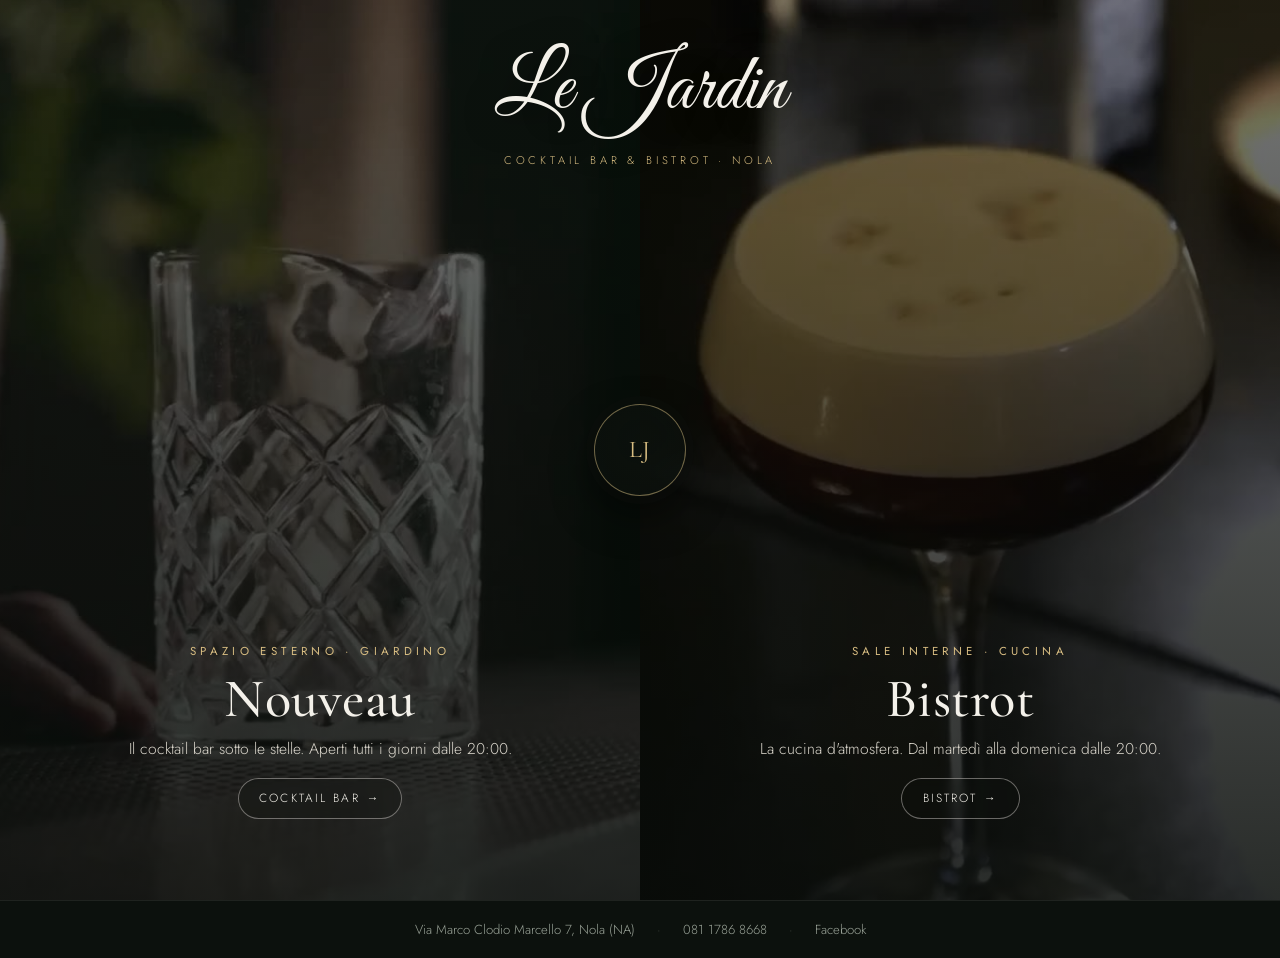
<file: index.html>
<!DOCTYPE html>
<html lang="it">
<head>
  <meta charset="UTF-8" />
  <meta name="viewport" content="width=device-width, initial-scale=1, viewport-fit=cover" />
  <meta name="theme-color" content="#0c110d" />

  <title>Le Jardin — Cocktail Bar & Bistrot · Nola (NA)</title>
  <meta name="description" content="Le Jardin, Nola (NA): una location, due anime. Nouveau, il cocktail bar nel giardino, e il Bistrot, la cucina d'atmosfera. Scegli dove entrare." />
  <link rel="canonical" href="https://scintillaanselmo0-cell.github.io/le-jardin-nola/" />

  <!-- Favicon -->
  <link rel="icon" href="favicon.ico" sizes="any" />
  <link rel="icon" type="image/png" href="assets/img/icon-512.png" />
  <link rel="apple-touch-icon" href="assets/img/apple-touch-icon.png" />

  <!-- Open Graph / Twitter -->
  <meta property="og:type" content="website" />
  <meta property="og:site_name" content="Le Jardin" />
  <meta property="og:title" content="Le Jardin — Cocktail Bar & Bistrot" />
  <meta property="og:description" content="Una location, due anime. Nouveau cocktail bar nel giardino e il Bistrot. Nola (NA)." />
  <meta property="og:image" content="assets/img/og-home.jpg" />
  <meta property="og:locale" content="it_IT" />
  <meta name="twitter:card" content="summary_large_image" />
  <meta name="twitter:title" content="Le Jardin — Cocktail Bar & Bistrot" />
  <meta name="twitter:description" content="Una location, due anime. Nola (NA)." />
  <meta name="twitter:image" content="assets/img/og-home.jpg" />

  <!-- Fonts -->
  <!-- Font self-hosted (nessuna dipendenza esterna) -->
  <link rel="preload" href="assets/fonts/great-vibes-400.woff2" as="font" type="font/woff2" crossorigin />
  <link rel="preload" href="assets/fonts/cormorant-600.woff2" as="font" type="font/woff2" crossorigin />
  <link rel="stylesheet" href="fonts.css" />

  <link rel="stylesheet" href="style.css" />

  <!-- JSON-LD: organizzazione madre -->
  <script type="application/ld+json">
  {
    "@context": "https://schema.org",
    "@type": "FoodEstablishment",
    "name": "Le Jardin",
    "description": "Cocktail Bar (Nouveau) e Bistrot a Nola (NA).",
    "url": "https://scintillaanselmo0-cell.github.io/le-jardin-nola/",
    "image": "https://scintillaanselmo0-cell.github.io/le-jardin-nola/assets/img/og-home.jpg",
    "telephone": "+3908117868668",
    "address": {
      "@type": "PostalAddress",
      "streetAddress": "Via Marco Clodio Marcello 7",
      "addressLocality": "Nola",
      "addressRegion": "NA",
      "postalCode": "80035",
      "addressCountry": "IT"
    },
    "sameAs": [
      "https://www.facebook.com/p/Le-jardin-Nouveau-61557852314824/",
      "https://www.instagram.com/lejardindenouveau/",
      "https://www.instagram.com/lejardin_bistrot/"
    ]
  }
  </script>
</head>

<body class="page-splash" data-page="splash">
  <main class="splash">
    <!-- Brand centrale -->
    <div class="splash__brand">
      <div class="script">Le Jardin</div>
      <div class="tagline">Cocktail Bar &amp; Bistrot · Nola</div>
    </div>

    <!-- Chooser split-screen -->
    <div class="chooser">
      <!-- NOUVEAU -->
      <a class="half half--nouveau" href="nouveau.html" aria-label="Entra nel Cocktail Bar Nouveau">
        <div class="half__media">
          <video autoplay muted loop playsinline preload="metadata"
                 poster="assets/poster/nouveau-hero.jpg">
            <source src="assets/video/nouveau-hero.mp4" type="video/mp4" />
          </video>
        </div>
        <div class="half__scrim"></div>
        <div class="half__inner">
          <p class="kicker half__kicker">Spazio esterno · Giardino</p>
          <h2 class="half__title">Nouveau</h2>
          <p class="half__desc">Il cocktail bar sotto le stelle. Aperti tutti i giorni dalle 20:00.</p>
          <span class="half__cta">Cocktail Bar</span>
        </div>
      </a>

      <!-- BISTROT -->
      <a class="half half--bistrot" href="bistrot.html" aria-label="Entra nel Bistrot">
        <div class="half__media">
          <video autoplay muted loop playsinline preload="metadata"
                 poster="assets/poster/bistrot-hero.jpg">
            <source src="assets/video/bistrot-hero.mp4" type="video/mp4" />
          </video>
        </div>
        <div class="half__scrim"></div>
        <div class="half__inner">
          <p class="kicker half__kicker">Sale interne · Cucina</p>
          <h2 class="half__title">Bistrot</h2>
          <p class="half__desc">La cucina d'atmosfera. Dal martedì alla domenica dalle 20:00.</p>
          <span class="half__cta">Bistrot</span>
        </div>
      </a>

      <!-- Cerniera con logo -->
      <div class="chooser__hinge" aria-hidden="true"><span class="lj">LJ</span></div>
    </div>

    <!-- Footer minimale -->
    <footer class="splash__foot" id="splashFoot"></footer>
  </main>

  <script src="data.js"></script>
  <script src="script.js"></script>
</body>
</html>
</file>
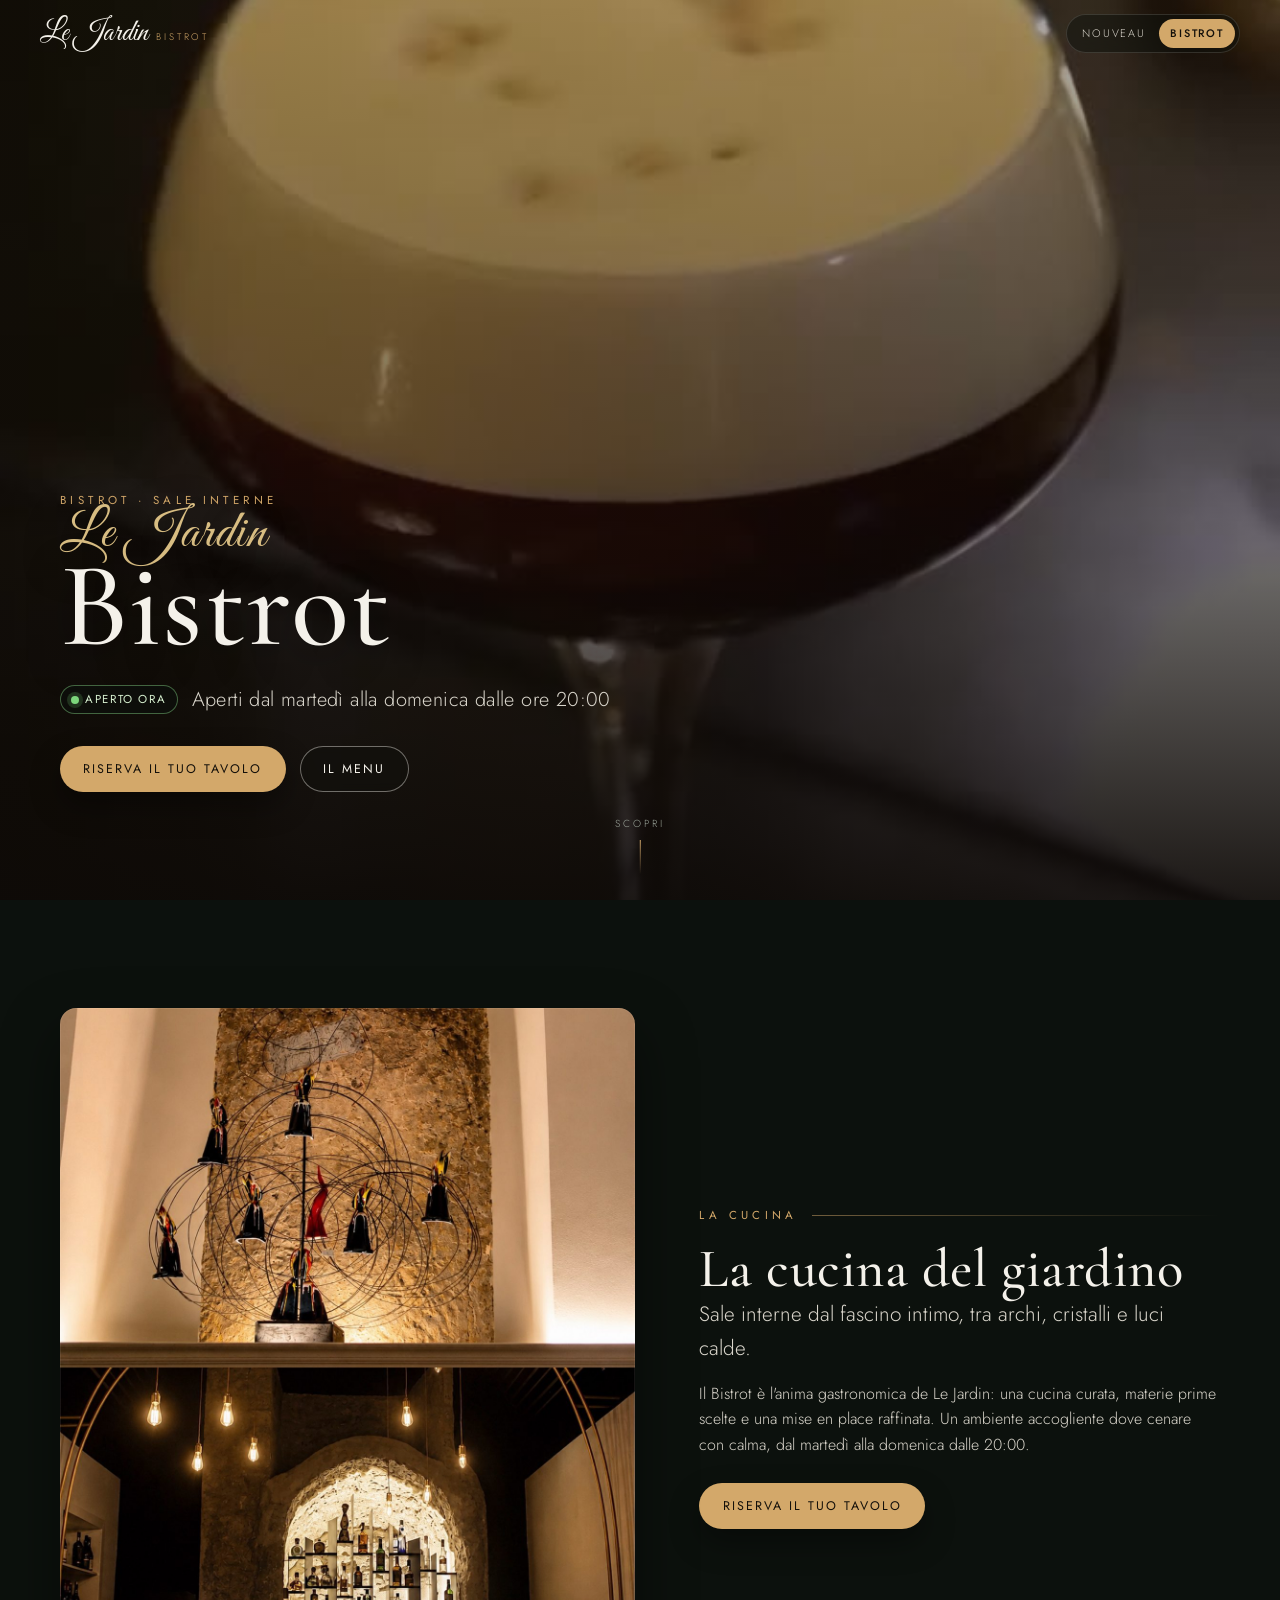
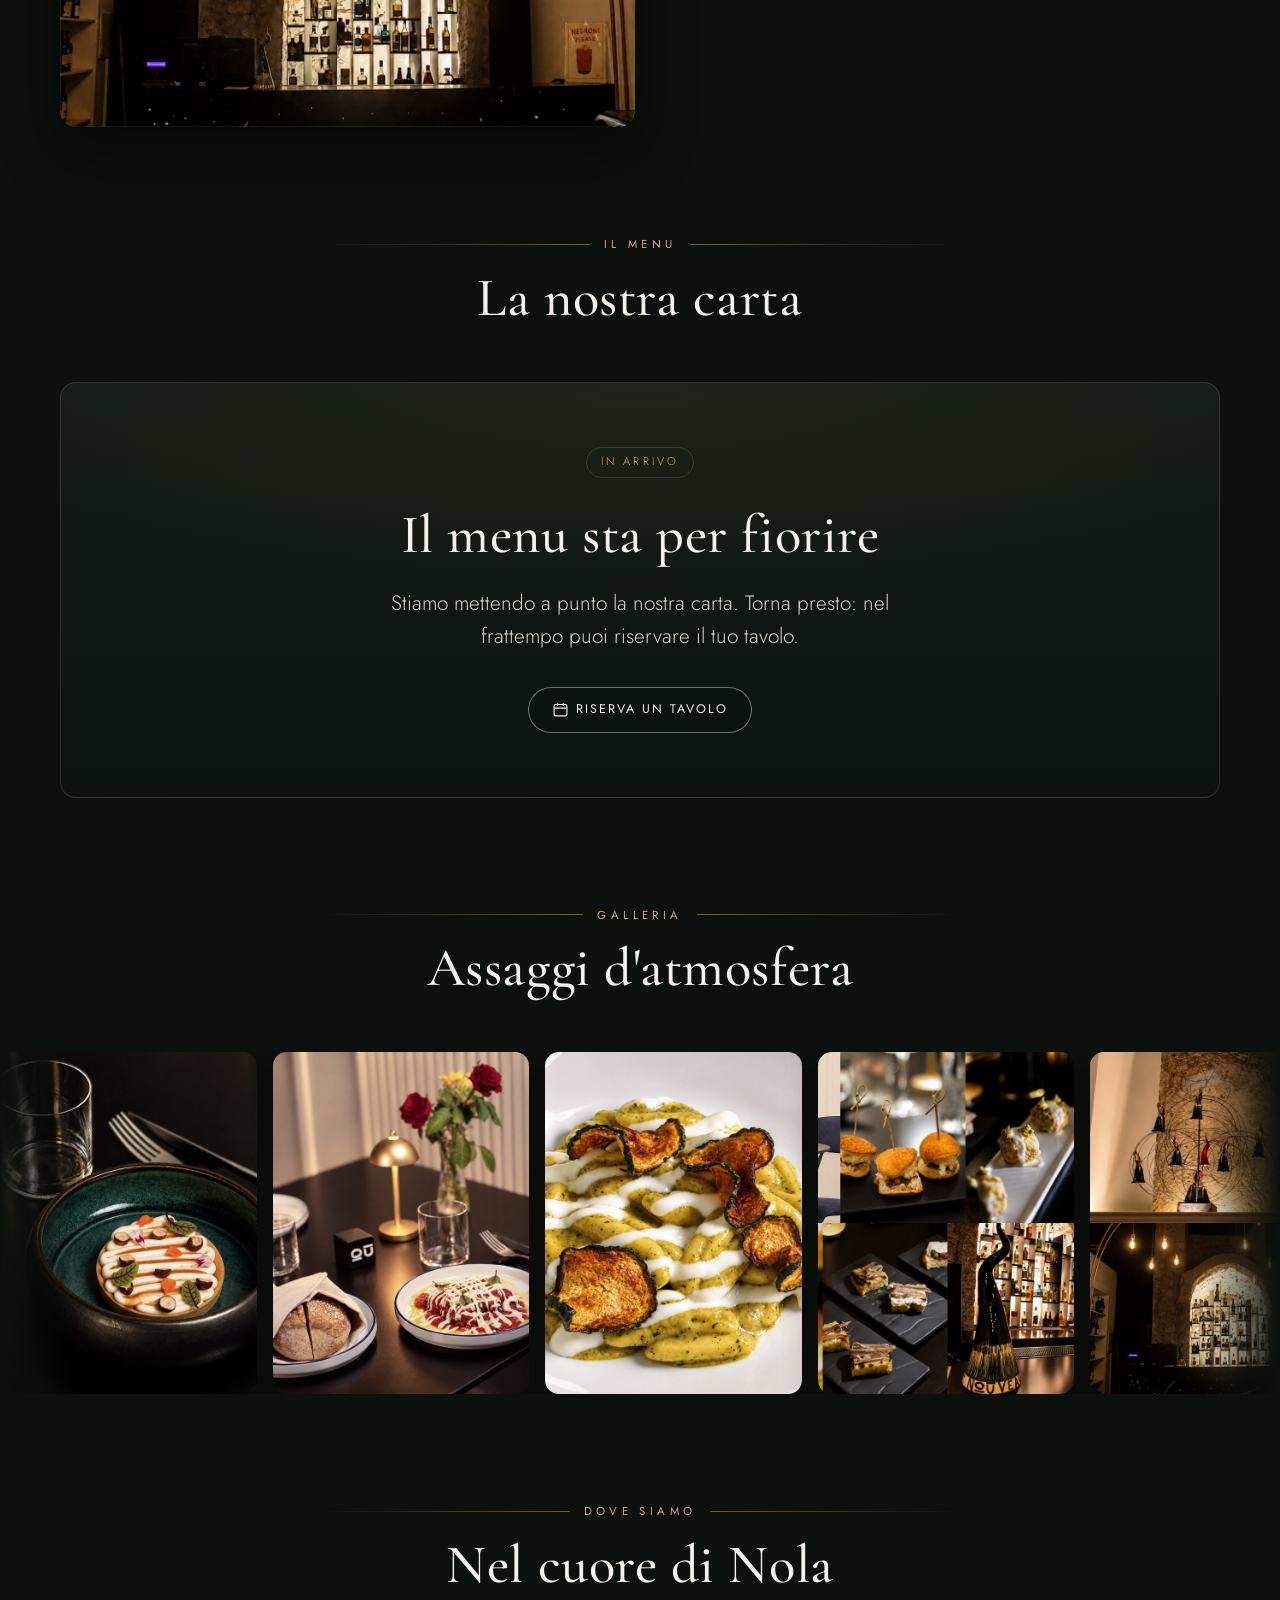
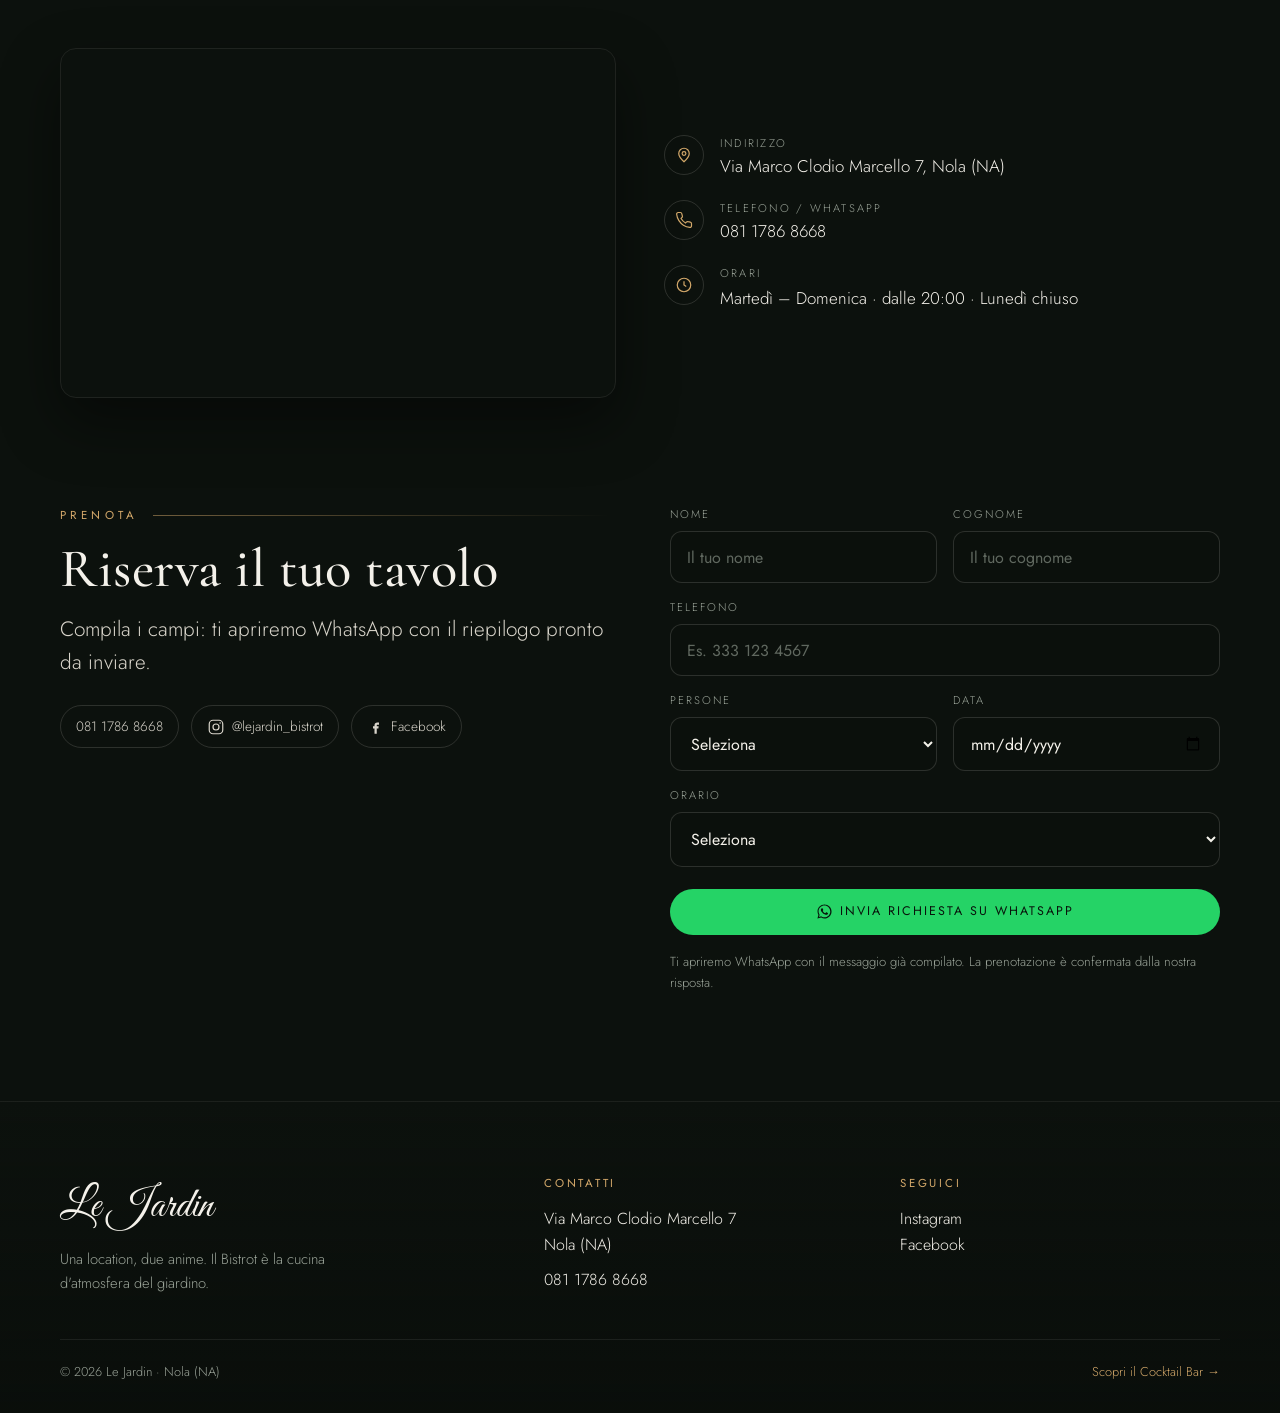
<file: bistrot.html>
<!DOCTYPE html>
<html lang="it">
<head>
  <meta charset="UTF-8" />
  <meta name="viewport" content="width=device-width, initial-scale=1, viewport-fit=cover" />
  <meta name="theme-color" content="#0c110d" />

  <title>Le Jardin — Bistrot · Cucina d'atmosfera · Nola (NA)</title>
  <meta name="description" content="Il Bistrot de Le Jardin a Nola (NA): cucina curata in sale interne dal fascino intimo. Aperti dal martedì alla domenica dalle 20:00. Riserva il tuo tavolo." />
  <link rel="canonical" href="https://scintillaanselmo0-cell.github.io/le-jardin-nola/bistrot.html" />

  <link rel="icon" href="favicon.ico" sizes="any" />
  <link rel="icon" type="image/png" href="assets/img/icon-512.png" />
  <link rel="apple-touch-icon" href="assets/img/apple-touch-icon.png" />

  <meta property="og:type" content="website" />
  <meta property="og:site_name" content="Le Jardin" />
  <meta property="og:title" content="Le Jardin — Bistrot · Cucina" />
  <meta property="og:description" content="Cucina d'atmosfera. Dal martedì alla domenica dalle 20:00. Nola (NA)." />
  <meta property="og:image" content="assets/img/og-bistrot.jpg" />
  <meta property="og:locale" content="it_IT" />
  <meta name="twitter:card" content="summary_large_image" />
  <meta name="twitter:title" content="Le Jardin — Bistrot" />
  <meta name="twitter:description" content="Cucina d'atmosfera. Nola (NA)." />
  <meta name="twitter:image" content="assets/img/og-bistrot.jpg" />

  <!-- Font self-hosted (nessuna dipendenza esterna) -->
  <link rel="preload" href="assets/fonts/great-vibes-400.woff2" as="font" type="font/woff2" crossorigin />
  <link rel="preload" href="assets/fonts/cormorant-600.woff2" as="font" type="font/woff2" crossorigin />
  <link rel="stylesheet" href="fonts.css" />

  <link rel="stylesheet" href="style.css" />

  <!-- JSON-LD: Restaurant -->
  <script type="application/ld+json">
  {
    "@context": "https://schema.org",
    "@type": "Restaurant",
    "name": "Le Jardin — Bistrot",
    "description": "Bistrot e cucina d'atmosfera de Le Jardin, Nola (NA).",
    "url": "https://scintillaanselmo0-cell.github.io/le-jardin-nola/bistrot.html",
    "image": "https://scintillaanselmo0-cell.github.io/le-jardin-nola/assets/img/og-bistrot.jpg",
    "servesCuisine": "Italiana",
    "acceptsReservations": "True",
    "telephone": "+3908117868668",
    "address": {
      "@type": "PostalAddress",
      "streetAddress": "Via Marco Clodio Marcello 7",
      "addressLocality": "Nola",
      "addressRegion": "NA",
      "postalCode": "80035",
      "addressCountry": "IT"
    },
    "openingHoursSpecification": [{
      "@type": "OpeningHoursSpecification",
      "dayOfWeek": ["Tuesday","Wednesday","Thursday","Friday","Saturday","Sunday"],
      "opens": "20:00", "closes": "00:30"
    }],
    "sameAs": [
      "https://www.instagram.com/lejardin_bistrot/",
      "https://www.facebook.com/nouveauelementididesign/"
    ]
  }
  </script>
</head>

<body class="theme-bistrot" data-page="bistrot">

  <!-- ============ HEADER + SWITCH ============ -->
  <header class="site-header">
    <a class="site-header__brand" href="index.html" aria-label="Le Jardin — home">
      <span class="script">Le Jardin</span>
      <span class="sub">Bistrot</span>
    </a>
    <nav class="switch" aria-label="Cambia esperienza">
      <a href="nouveau.html">Nouveau</a>
      <a href="bistrot.html" class="active" aria-current="page">Bistrot</a>
    </nav>
  </header>

  <!-- ============ HERO ============ -->
  <section class="hero">
    <div class="hero__media">
      <video autoplay muted loop playsinline preload="metadata" poster="assets/poster/bistrot-hero.jpg">
        <source src="assets/video/bistrot-hero.mp4" type="video/mp4" />
      </video>
    </div>
    <div class="hero__overlay"></div>
    <div class="hero__inner">
      <p class="kicker" data-reveal>Bistrot · Sale interne</p>
      <h1 class="hero__title" data-reveal data-delay="1"><span class="script">Le Jardin</span>Bistrot</h1>
      <p class="hero__claim" data-reveal data-delay="2">
        <span class="badge" id="statusBadge"><span class="dot"></span>—</span>
        Aperti dal martedì alla domenica dalle ore 20:00
      </p>
      <div class="hero__actions" data-reveal data-delay="3">
        <a class="btn btn--primary" href="#prenota">Riserva il tuo tavolo</a>
        <a class="btn btn--ghost" href="#menu">Il menu</a>
      </div>
    </div>
    <div class="scroll-cue" aria-hidden="true">Scopri<span></span></div>
  </section>

  <!-- ============ CONCEPT CUCINA ============ -->
  <section class="section" id="concept">
    <div class="wrap">
      <div class="split">
        <div class="split__media" data-reveal>
          <img loading="lazy" width="1200" height="1600" src="assets/img/bistrot-interior.jpg" alt="Interno del bistrot con lampadario e arco di bottiglie" />
        </div>
        <div class="split__body" data-reveal data-delay="1">
          <p class="divider-leaf kicker">La cucina</p>
          <h2 class="section__title">La cucina del giardino</h2>
          <p class="lead">Sale interne dal fascino intimo, tra archi, cristalli e luci calde.</p>
          <p class="body-text">Il Bistrot è l'anima gastronomica de Le Jardin: una cucina curata, materie prime scelte e una mise en place raffinata. Un ambiente accogliente dove cenare con calma, dal martedì alla domenica dalle 20:00.</p>
          <div class="hero__actions" style="margin-top:1.6em">
            <a class="btn btn--primary" href="#prenota">Riserva il tuo tavolo</a>
          </div>
        </div>
      </div>
    </div>
  </section>

  <!-- ============ MENU (in arrivo, struttura pronta in data.js) ============ -->
  <section class="section" id="menu" style="padding-top:0">
    <div class="wrap">
      <div class="section__head center" data-reveal>
        <p class="divider-leaf kicker center">Il menu</p>
        <h2 class="section__title">La nostra carta</h2>
      </div>
      <div id="menuHost"><!-- render da script.js: "in arrivo" o categorie da data.js --></div>
    </div>
  </section>

  <!-- ============ GALLERIA ============ -->
  <section class="section" id="galleria" style="padding-top:0">
    <div class="wrap">
      <div class="section__head center" data-reveal>
        <p class="divider-leaf kicker center">Galleria</p>
        <h2 class="section__title">Assaggi d'atmosfera</h2>
      </div>
    </div>
    <div class="marquee" data-marquee aria-hidden="true">
      <div class="marquee__track">
        <img src="assets/img/bistrot-food-2.jpg" alt="Piatto gourmet impiattato su fondo scuro" />
        <img src="assets/img/bistrot-table.jpg" alt="Tavolo apparecchiato con fiori e lume" />
        <img src="assets/img/bistrot-food-3.jpg" alt="Primo piatto con zucchine e crema" />
        <img src="assets/img/bistrot-food-1.jpg" alt="Selezione di finger food e antipasti" />
        <img src="assets/img/bistrot-interior.jpg" alt="Dettaglio dell'interno del bistrot" />
      </div>
    </div>
  </section>

  <!-- ============ DOVE SIAMO ============ -->
  <section class="section" id="dove" style="padding-top:0">
    <div class="wrap">
      <div class="section__head center" data-reveal>
        <p class="divider-leaf kicker center">Dove siamo</p>
        <h2 class="section__title">Nel cuore di Nola</h2>
      </div>
      <div class="map-wrap" data-reveal>
        <div class="map-frame">
          <iframe title="Mappa Le Jardin" loading="lazy" referrerpolicy="no-referrer-when-downgrade"
            src="https://www.google.com/maps?q=Via+Marco+Clodio+Marcello+7,+Nola+NA&output=embed"></iframe>
        </div>
        <div class="info-list">
          <div class="info-row">
            <span class="ic"><svg viewBox="0 0 24 24" fill="none" stroke="currentColor" stroke-width="1.6"><path d="M12 21s-7-6.3-7-11a7 7 0 0 1 14 0c0 4.7-7 11-7 11Z"/><circle cx="12" cy="10" r="2.5"/></svg></span>
            <div><div class="k">Indirizzo</div><a class="v" data-maps target="_blank" rel="noopener">Via Marco Clodio Marcello 7, Nola (NA)</a></div>
          </div>
          <div class="info-row">
            <span class="ic"><svg viewBox="0 0 24 24" fill="none" stroke="currentColor" stroke-width="1.6"><path d="M22 16.9v3a2 2 0 0 1-2.2 2 19.8 19.8 0 0 1-8.6-3 19.5 19.5 0 0 1-6-6 19.8 19.8 0 0 1-3-8.6A2 2 0 0 1 4.1 2h3a2 2 0 0 1 2 1.7c.1 1 .4 1.9.7 2.8a2 2 0 0 1-.5 2.1L8.1 9.9a16 16 0 0 0 6 6l1.3-1.3a2 2 0 0 1 2.1-.4c.9.3 1.8.6 2.8.7a2 2 0 0 1 1.7 2Z"/></svg></span>
            <div><div class="k">Telefono / WhatsApp</div><a class="v" data-tel>081 1786 8668</a></div>
          </div>
          <div class="info-row">
            <span class="ic"><svg viewBox="0 0 24 24" fill="none" stroke="currentColor" stroke-width="1.6"><circle cx="12" cy="12" r="9"/><path d="M12 7v5l3 2"/></svg></span>
            <div><div class="k">Orari</div><div class="v">Martedì – Domenica · dalle 20:00 · Lunedì chiuso</div></div>
          </div>
        </div>
      </div>
    </div>
  </section>

  <!-- ============ PRENOTA (form -> WhatsApp) ============ -->
  <section class="section" id="prenota" style="padding-top:0">
    <div class="wrap">
      <div class="contact-grid">
        <div data-reveal>
          <p class="divider-leaf kicker">Prenota</p>
          <h2 class="section__title">Riserva il tuo tavolo</h2>
          <p class="lead" style="margin-top:.7em">Compila i campi: ti apriremo WhatsApp con il riepilogo pronto da inviare.</p>
          <div class="socials" style="margin-top:1.6em">
            <a class="social-chip" data-tel>
              <svg viewBox="0 0 24 24" fill="none" stroke="currentColor" stroke-width="1.6"><path d="M22 16.9v3a2 2 0 0 1-2.2 2 19.8 19.8 0 0 1-8.6-3 19.5 19.5 0 0 1-6-6 19.8 19.8 0 0 1-3-8.6A2 2 0 0 1 4.1 2h3a2 2 0 0 1 2 1.7c.1 1 .4 1.9.7 2.8a2 2 0 0 1-.5 2.1L8.1 9.9a16 16 0 0 0 6 6l1.3-1.3a2 2 0 0 1 2.1-.4c.9.3 1.8.6 2.8.7a2 2 0 0 1 1.7 2Z"/></svg>
              081 1786 8668
            </a>
            <a class="social-chip" href="https://www.instagram.com/lejardin_bistrot/" target="_blank" rel="noopener">
              <svg viewBox="0 0 24 24" fill="none" stroke="currentColor" stroke-width="1.6"><rect x="3" y="3" width="18" height="18" rx="5"/><circle cx="12" cy="12" r="4"/><circle cx="17.5" cy="6.5" r="1" fill="currentColor" stroke="none"/></svg>
              @lejardin_bistrot
            </a>
            <a class="social-chip" href="https://www.facebook.com/nouveauelementididesign/" target="_blank" rel="noopener">
              <svg viewBox="0 0 24 24" fill="currentColor"><path d="M13.5 9H16V6h-2.5C11.6 6 10 7.6 10 9.5V11H8v3h2v7h3v-7h2.2l.3-3H13v-1.2c0-.4.3-.8.5-.8Z"/></svg>
              Facebook
            </a>
          </div>
        </div>

        <form class="form" id="reservationForm" novalidate data-reveal data-delay="1">
          <div class="row">
            <div class="field">
              <label for="nome">Nome</label>
              <input id="nome" name="nome" type="text" autocomplete="given-name" placeholder="Il tuo nome" required />
              <span class="err">Inserisci il nome</span>
            </div>
            <div class="field">
              <label for="cognome">Cognome</label>
              <input id="cognome" name="cognome" type="text" autocomplete="family-name" placeholder="Il tuo cognome" required />
              <span class="err">Inserisci il cognome</span>
            </div>
          </div>
          <div class="field">
            <label for="telefono">Telefono</label>
            <input id="telefono" name="telefono" type="tel" autocomplete="tel" inputmode="tel" placeholder="Es. 333 123 4567" required />
            <span class="err">Inserisci un numero valido</span>
          </div>
          <div class="row">
            <div class="field">
              <label for="persone">Persone</label>
              <select id="persone" name="persone" required>
                <option value="" selected disabled>Seleziona</option>
                <option>1</option><option>2</option><option>3</option><option>4</option>
                <option>5</option><option>6</option><option>7</option><option>8</option>
                <option>Più di 8</option>
              </select>
              <span class="err">Seleziona il numero</span>
            </div>
            <div class="field">
              <label for="data">Data</label>
              <input id="data" name="data" type="date" required />
              <span class="err">Scegli una data</span>
            </div>
          </div>
          <div class="field">
            <label for="orario">Orario</label>
            <select id="orario" name="orario" required>
              <option value="" selected disabled>Seleziona</option>
              <option>20:00</option><option>20:30</option><option>21:00</option>
              <option>21:30</option><option>22:00</option><option>22:30</option><option>23:00</option>
            </select>
            <span class="err">Scegli un orario</span>
          </div>
          <button class="btn btn--wa" type="submit" style="width:100%;justify-content:center;margin-top:6px">
            <svg viewBox="0 0 24 24" fill="currentColor"><path d="M12.04 2C6.58 2 2.13 6.45 2.13 11.91c0 1.75.46 3.45 1.32 4.95L2 22l5.25-1.38c1.45.79 3.08 1.21 4.79 1.21 5.46 0 9.91-4.45 9.91-9.91C21.95 6.45 17.5 2 12.04 2m0 18.15c-1.53 0-3.03-.41-4.34-1.19l-.31-.18-3.11.82.83-3.03-.2-.32a8.2 8.2 0 0 1-1.26-4.36c0-4.54 3.7-8.23 8.24-8.23 2.2 0 4.27.86 5.82 2.42a8.18 8.18 0 0 1 2.41 5.82c0 4.54-3.69 8.25-8.23 8.25m4.52-6.16c-.25-.12-1.47-.72-1.69-.81-.23-.08-.39-.12-.56.12-.17.25-.64.81-.79.97-.14.17-.29.19-.54.06-.25-.12-1.05-.39-1.99-1.23-.74-.66-1.23-1.47-1.38-1.72-.14-.25-.02-.38.11-.51.11-.11.25-.29.37-.43.13-.14.17-.25.25-.41.08-.17.04-.31-.02-.43-.06-.12-.56-1.34-.76-1.84-.2-.48-.41-.42-.56-.42-.14-.01-.31-.01-.48-.01s-.43.06-.66.31c-.22.25-.86.85-.86 2.07 0 1.22.89 2.4 1.01 2.56.12.17 1.75 2.67 4.23 3.74.59.26 1.05.41 1.41.52.59.19 1.13.16 1.56.1.48-.07 1.47-.6 1.68-1.18.21-.58.21-1.07.14-1.18-.06-.11-.22-.17-.47-.29"/></svg>
            Invia richiesta su WhatsApp
          </button>
          <p class="form__note">Ti apriremo WhatsApp con il messaggio già compilato. La prenotazione è confermata dalla nostra risposta.</p>
        </form>
      </div>
    </div>
  </section>

  <!-- ============ FOOTER ============ -->
  <footer class="site-footer">
    <div class="wrap">
      <div class="footer-grid">
        <div>
          <div class="script">Le Jardin</div>
          <p class="muted" style="margin-top:8px;max-width:34ch">Una location, due anime. Il Bistrot è la cucina d'atmosfera del giardino.</p>
        </div>
        <div>
          <h4>Contatti</h4>
          <p><a data-maps target="_blank" rel="noopener">Via Marco Clodio Marcello 7<br>Nola (NA)</a></p>
          <p style="margin-top:10px"><a data-tel>081 1786 8668</a></p>
        </div>
        <div>
          <h4>Seguici</h4>
          <p><a href="https://www.instagram.com/lejardin_bistrot/" target="_blank" rel="noopener">Instagram</a></p>
          <p><a href="https://www.facebook.com/nouveauelementididesign/" target="_blank" rel="noopener">Facebook</a></p>
        </div>
      </div>
      <div class="footer-bottom">
        <span>© <span id="yr"></span> Le Jardin · Nola (NA)</span>
        <a class="to-other" href="nouveau.html">Scopri il Cocktail Bar →</a>
      </div>
    </div>
  </footer>

  <script src="data.js"></script>
  <script src="script.js"></script>
  <script>document.getElementById('yr').textContent = new Date().getFullYear();</script>
</body>
</html>
</file>
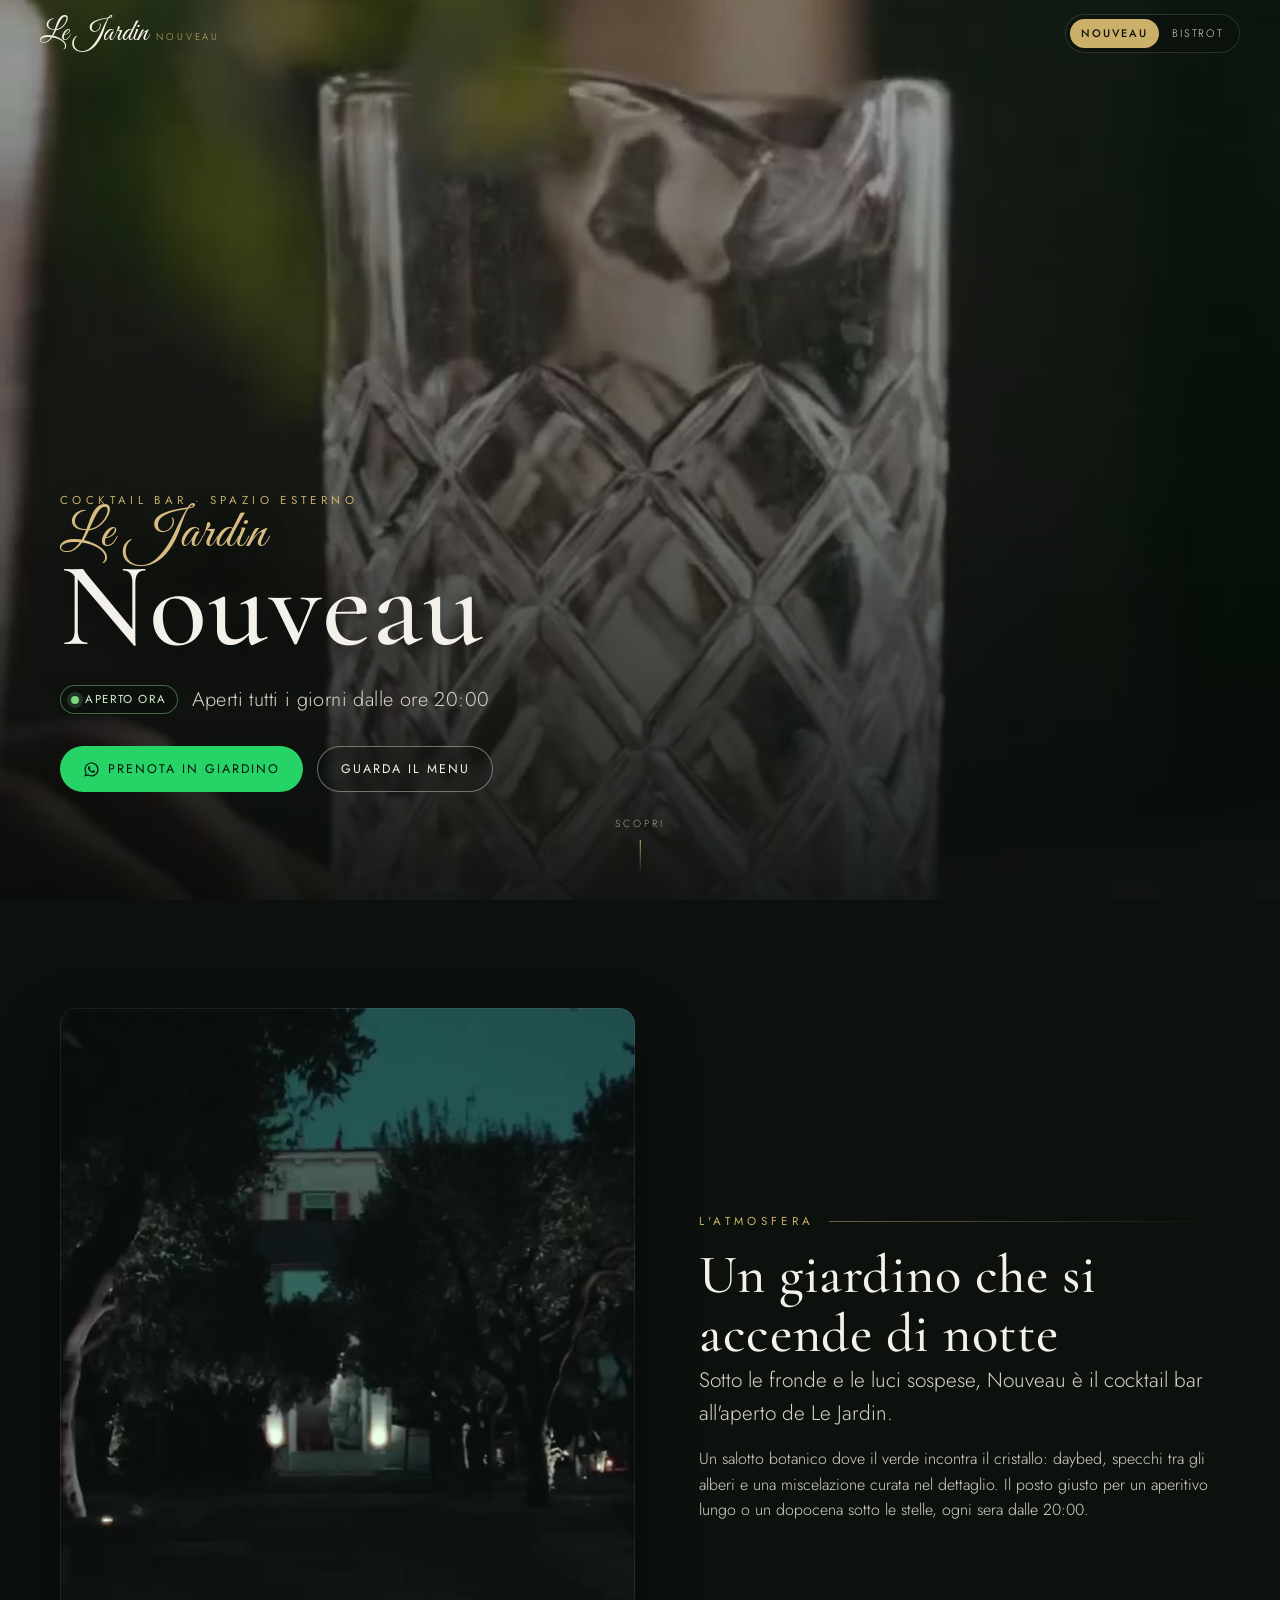
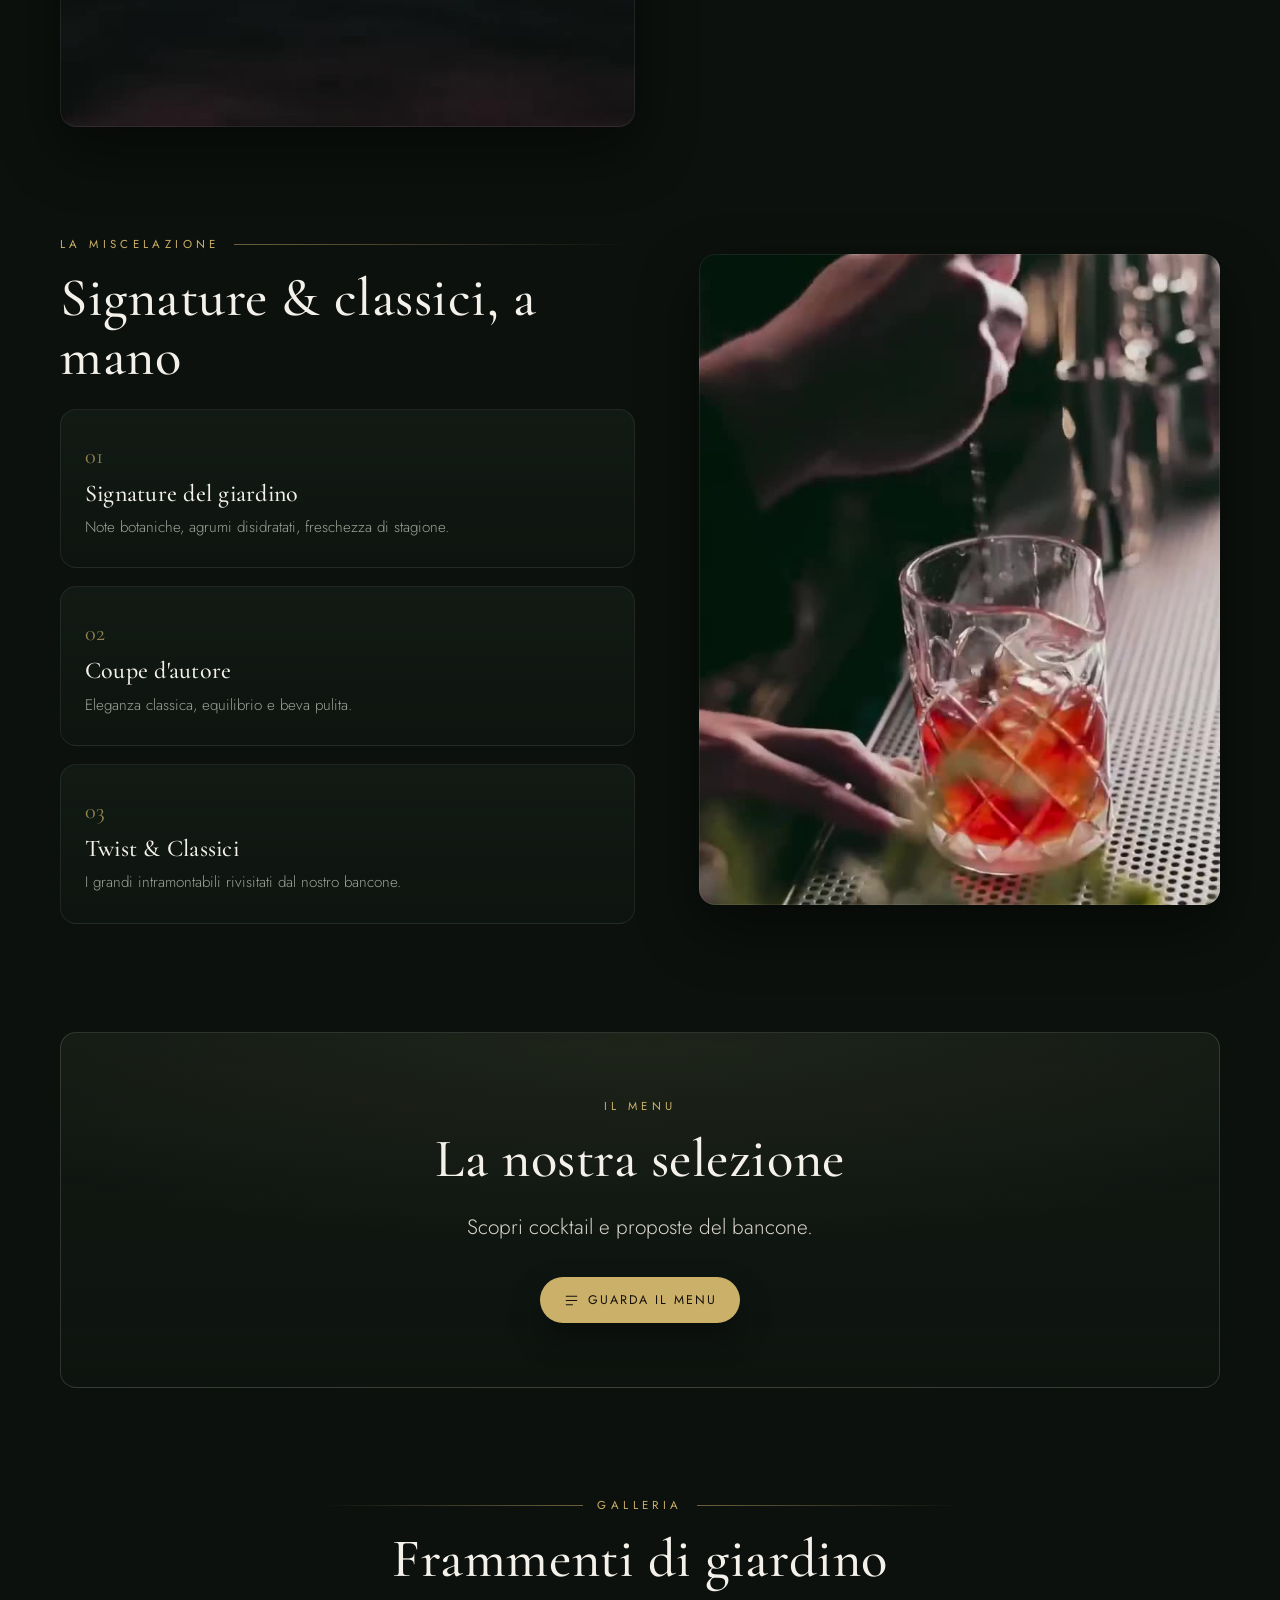
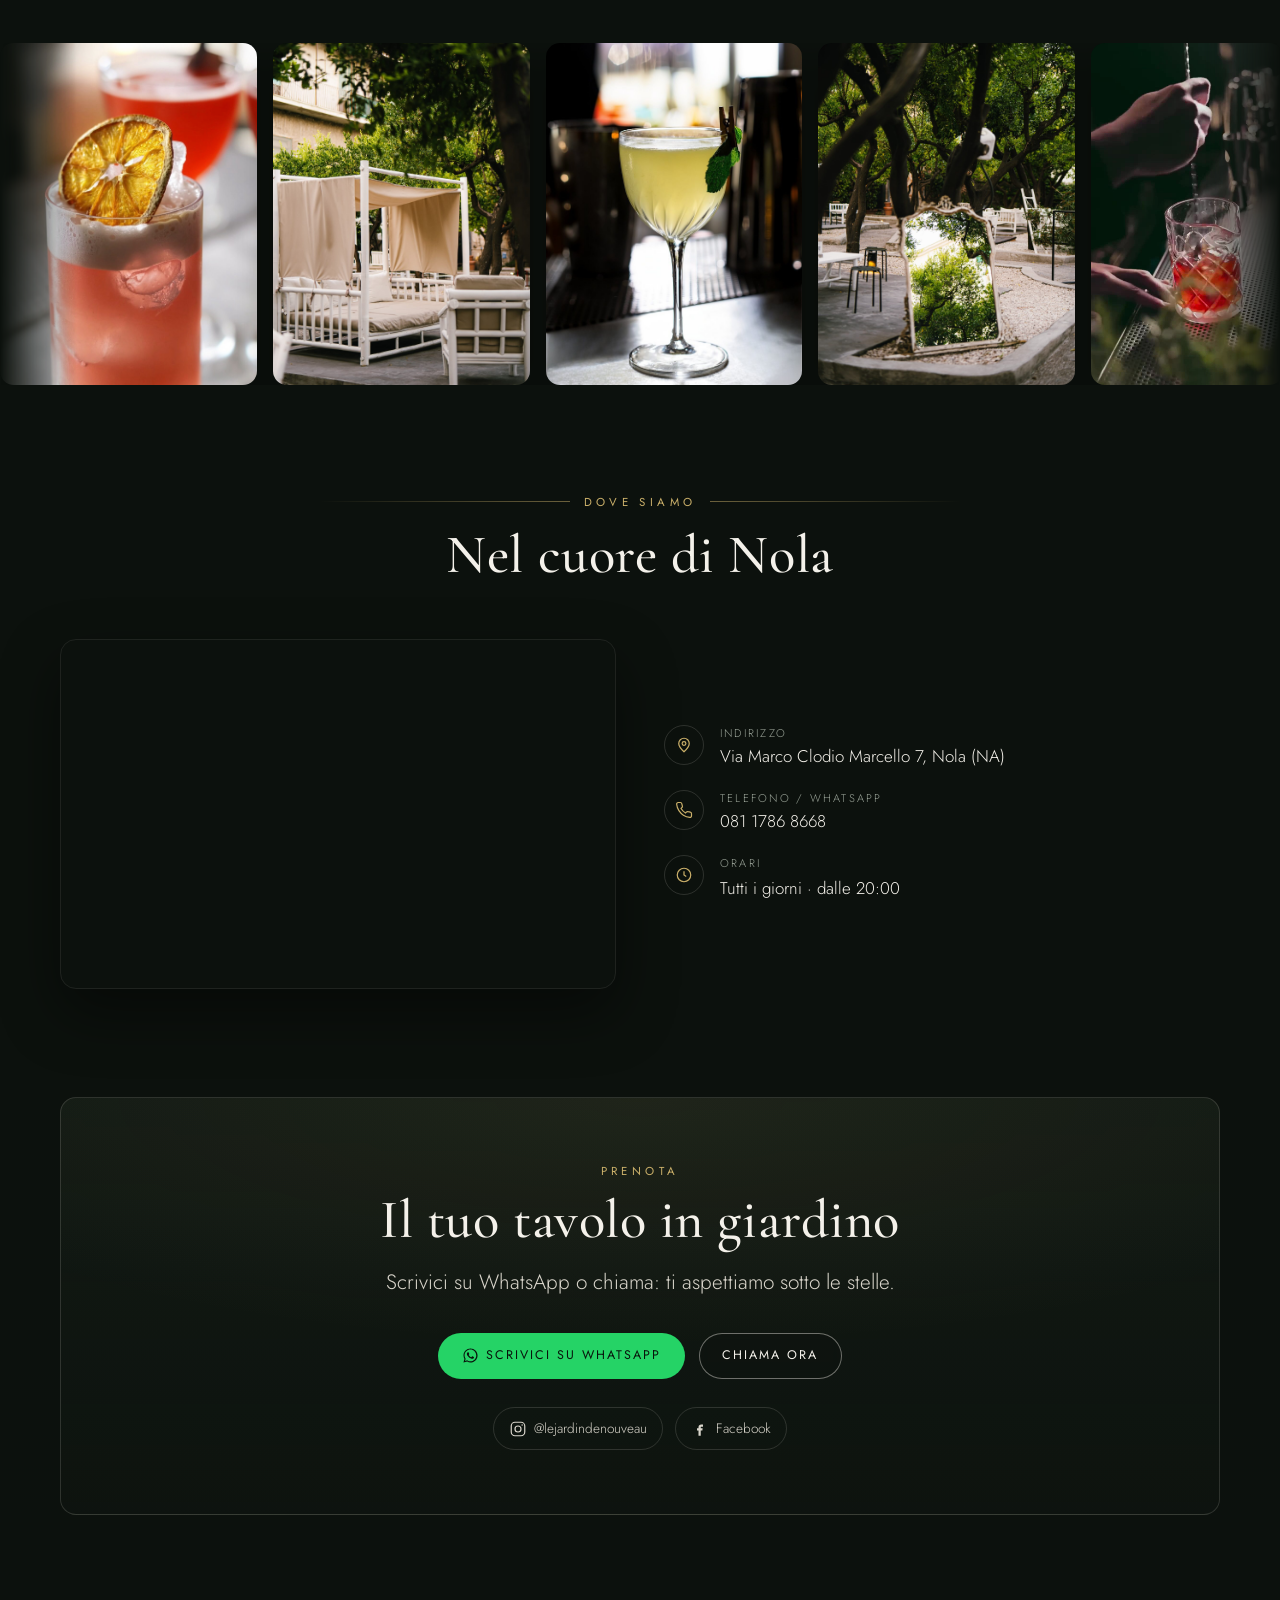
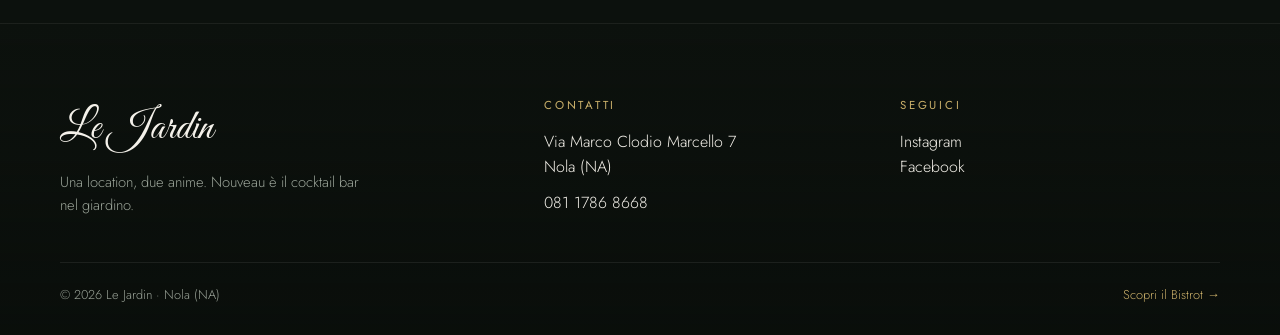
<file: nouveau.html>
<!DOCTYPE html>
<html lang="it">
<head>
  <meta charset="UTF-8" />
  <meta name="viewport" content="width=device-width, initial-scale=1, viewport-fit=cover" />
  <meta name="theme-color" content="#0c110d" />

  <title>Le Jardin — Nouveau · Cocktail Bar nel giardino · Nola (NA)</title>
  <meta name="description" content="Nouveau, il cocktail bar all'aperto de Le Jardin a Nola (NA). Miscelazione d'autore in un giardino notturno. Aperti tutti i giorni dalle 20:00." />
  <link rel="canonical" href="https://scintillaanselmo0-cell.github.io/le-jardin-nola/nouveau.html" />

  <link rel="icon" href="favicon.ico" sizes="any" />
  <link rel="icon" type="image/png" href="assets/img/icon-512.png" />
  <link rel="apple-touch-icon" href="assets/img/apple-touch-icon.png" />

  <meta property="og:type" content="website" />
  <meta property="og:site_name" content="Le Jardin" />
  <meta property="og:title" content="Le Jardin — Nouveau · Cocktail Bar" />
  <meta property="og:description" content="Il cocktail bar nel giardino. Aperti tutti i giorni dalle 20:00. Nola (NA)." />
  <meta property="og:image" content="assets/img/og-nouveau.jpg" />
  <meta property="og:locale" content="it_IT" />
  <meta name="twitter:card" content="summary_large_image" />
  <meta name="twitter:title" content="Le Jardin — Nouveau · Cocktail Bar" />
  <meta name="twitter:description" content="Il cocktail bar nel giardino. Nola (NA)." />
  <meta name="twitter:image" content="assets/img/og-nouveau.jpg" />

  <!-- Font self-hosted (nessuna dipendenza esterna) -->
  <link rel="preload" href="assets/fonts/great-vibes-400.woff2" as="font" type="font/woff2" crossorigin />
  <link rel="preload" href="assets/fonts/cormorant-600.woff2" as="font" type="font/woff2" crossorigin />
  <link rel="stylesheet" href="fonts.css" />

  <link rel="stylesheet" href="style.css" />

  <!-- JSON-LD: BarOrPub -->
  <script type="application/ld+json">
  {
    "@context": "https://schema.org",
    "@type": "BarOrPub",
    "name": "Le Jardin — Nouveau",
    "description": "Cocktail bar nel giardino de Le Jardin, Nola (NA).",
    "url": "https://scintillaanselmo0-cell.github.io/le-jardin-nola/nouveau.html",
    "image": "https://scintillaanselmo0-cell.github.io/le-jardin-nola/assets/img/og-nouveau.jpg",
    "servesCuisine": "Cocktail",
    "telephone": "+3908117868668",
    "address": {
      "@type": "PostalAddress",
      "streetAddress": "Via Marco Clodio Marcello 7",
      "addressLocality": "Nola",
      "addressRegion": "NA",
      "postalCode": "80035",
      "addressCountry": "IT"
    },
    "openingHoursSpecification": [{
      "@type": "OpeningHoursSpecification",
      "dayOfWeek": ["Monday","Tuesday","Wednesday","Thursday","Friday","Saturday","Sunday"],
      "opens": "20:00", "closes": "02:00"
    }],
    "sameAs": [
      "https://www.instagram.com/lejardindenouveau/",
      "https://www.facebook.com/p/Le-jardin-Nouveau-61557852314824/"
    ]
  }
  </script>
</head>

<body class="theme-nouveau" data-page="nouveau">

  <!-- ============ HEADER + SWITCH ============ -->
  <header class="site-header">
    <a class="site-header__brand" href="index.html" aria-label="Le Jardin — home">
      <span class="script">Le Jardin</span>
      <span class="sub">Nouveau</span>
    </a>
    <nav class="switch" aria-label="Cambia esperienza">
      <a href="nouveau.html" class="active" aria-current="page">Nouveau</a>
      <a href="bistrot.html">Bistrot</a>
    </nav>
  </header>

  <!-- ============ HERO ============ -->
  <section class="hero">
    <div class="hero__media">
      <video autoplay muted loop playsinline preload="metadata" poster="assets/poster/nouveau-hero.jpg">
        <source src="assets/video/nouveau-hero.mp4" type="video/mp4" />
      </video>
    </div>
    <div class="hero__overlay"></div>
    <div class="hero__inner">
      <p class="kicker" data-reveal>Cocktail Bar · Spazio esterno</p>
      <h1 class="hero__title" data-reveal data-delay="1"><span class="script">Le Jardin</span>Nouveau</h1>
      <p class="hero__claim" data-reveal data-delay="2">
        <span class="badge" id="statusBadge"><span class="dot"></span>—</span>
        Aperti tutti i giorni dalle ore 20:00
      </p>
      <div class="hero__actions" data-reveal data-delay="3">
        <a class="btn btn--wa" data-wa="cta" target="_blank" rel="noopener">
          <svg viewBox="0 0 24 24" fill="currentColor"><path d="M12.04 2C6.58 2 2.13 6.45 2.13 11.91c0 1.75.46 3.45 1.32 4.95L2 22l5.25-1.38c1.45.79 3.08 1.21 4.79 1.21 5.46 0 9.91-4.45 9.91-9.91C21.95 6.45 17.5 2 12.04 2m0 18.15c-1.53 0-3.03-.41-4.34-1.19l-.31-.18-3.11.82.83-3.03-.2-.32a8.2 8.2 0 0 1-1.26-4.36c0-4.54 3.7-8.23 8.24-8.23 2.2 0 4.27.86 5.82 2.42a8.18 8.18 0 0 1 2.41 5.82c0 4.54-3.69 8.25-8.23 8.25m4.52-6.16c-.25-.12-1.47-.72-1.69-.81-.23-.08-.39-.12-.56.12-.17.25-.64.81-.79.97-.14.17-.29.19-.54.06-.25-.12-1.05-.39-1.99-1.23-.74-.66-1.23-1.47-1.38-1.72-.14-.25-.02-.38.11-.51.11-.11.25-.29.37-.43.13-.14.17-.25.25-.41.08-.17.04-.31-.02-.43-.06-.12-.56-1.34-.76-1.84-.2-.48-.41-.42-.56-.42-.14-.01-.31-.01-.48-.01s-.43.06-.66.31c-.22.25-.86.85-.86 2.07 0 1.22.89 2.4 1.01 2.56.12.17 1.75 2.67 4.23 3.74.59.26 1.05.41 1.41.52.59.19 1.13.16 1.56.1.48-.07 1.47-.6 1.68-1.18.21-.58.21-1.07.14-1.18-.06-.11-.22-.17-.47-.29"/></svg>
          Prenota in giardino
        </a>
        <a class="btn btn--ghost" href="#menu">Guarda il menu</a>
      </div>
    </div>
    <div class="scroll-cue" aria-hidden="true">Scopri<span></span></div>
  </section>

  <!-- ============ CONCEPT / ATMOSFERA ============ -->
  <section class="section" id="concept">
    <div class="wrap">
      <div class="split">
        <div class="split__media" data-reveal>
          <video autoplay muted loop playsinline preload="none" poster="assets/poster/nouveau-location.jpg">
            <source src="assets/video/nouveau-location.mp4" type="video/mp4" />
          </video>
        </div>
        <div class="split__body" data-reveal data-delay="1">
          <p class="divider-leaf kicker">L'atmosfera</p>
          <h2 class="section__title">Un giardino che si accende di notte</h2>
          <p class="lead">Sotto le fronde e le luci sospese, Nouveau è il cocktail bar all'aperto de Le Jardin.</p>
          <p class="body-text">Un salotto botanico dove il verde incontra il cristallo: daybed, specchi tra gli alberi e una miscelazione curata nel dettaglio. Il posto giusto per un aperitivo lungo o un dopocena sotto le stelle, ogni sera dalle 20:00.</p>
        </div>
      </div>
    </div>
  </section>

  <!-- ============ SIGNATURE / MISCELAZIONE ============ -->
  <section class="section" id="drink" style="padding-top:0">
    <div class="wrap">
      <div class="split reverse">
        <div class="split__media" data-reveal>
          <video autoplay muted loop playsinline preload="none" poster="assets/poster/nouveau-bartender.jpg">
            <source src="assets/video/nouveau-bartender.mp4" type="video/mp4" />
          </video>
        </div>
        <div class="split__body" data-reveal data-delay="1">
          <p class="divider-leaf kicker">La miscelazione</p>
          <h2 class="section__title">Signature &amp; classici, a mano</h2>
          <div class="cards" style="grid-template-columns:1fr; margin-top:1.4em">
            <div class="card"><span class="card__no">01</span><h3>Signature del giardino</h3><p>Note botaniche, agrumi disidratati, freschezza di stagione.</p></div>
            <div class="card"><span class="card__no">02</span><h3>Coupe d'autore</h3><p>Eleganza classica, equilibrio e beva pulita.</p></div>
            <div class="card"><span class="card__no">03</span><h3>Twist &amp; Classici</h3><p>I grandi intramontabili rivisitati dal nostro bancone.</p></div>
          </div>
        </div>
      </div>
    </div>
  </section>

  <!-- ============ MENU (link esterno) ============ -->
  <section class="section" id="menu" style="padding-top:0">
    <div class="wrap">
      <div id="menuHost"><!-- render da script.js (menuUrl / menuPdf in data.js) --></div>
    </div>
  </section>

  <!-- ============ GALLERIA ============ -->
  <section class="section" id="galleria" style="padding-top:0">
    <div class="wrap">
      <div class="section__head center" data-reveal>
        <p class="divider-leaf kicker center">Galleria</p>
        <h2 class="section__title">Frammenti di giardino</h2>
      </div>
    </div>
    <div class="marquee" data-marquee aria-hidden="true">
      <div class="marquee__track">
        <img src="assets/img/nouveau-cocktail-1.jpg" alt="Cocktail rosso con agrume disidratato" />
        <img src="assets/img/nouveau-location-1.jpg" alt="Daybed nel giardino esterno" />
        <img src="assets/img/nouveau-cocktail-2.jpg" alt="Coupe con guarnizione di menta" />
        <img src="assets/img/nouveau-location-2.jpg" alt="Specchio tra gli alberi del giardino" />
        <img src="assets/poster/nouveau-cocktail.jpg" alt="Cocktail servito nel bicchiere di cristallo" />
      </div>
    </div>
  </section>

  <!-- ============ DOVE SIAMO ============ -->
  <section class="section" id="dove" style="padding-top:0">
    <div class="wrap">
      <div class="section__head center" data-reveal>
        <p class="divider-leaf kicker center">Dove siamo</p>
        <h2 class="section__title">Nel cuore di Nola</h2>
      </div>
      <div class="map-wrap" data-reveal>
        <div class="map-frame">
          <iframe title="Mappa Le Jardin" loading="lazy" referrerpolicy="no-referrer-when-downgrade"
            src="https://www.google.com/maps?q=Via+Marco+Clodio+Marcello+7,+Nola+NA&output=embed"></iframe>
        </div>
        <div class="info-list">
          <div class="info-row">
            <span class="ic"><svg viewBox="0 0 24 24" fill="none" stroke="currentColor" stroke-width="1.6"><path d="M12 21s-7-6.3-7-11a7 7 0 0 1 14 0c0 4.7-7 11-7 11Z"/><circle cx="12" cy="10" r="2.5"/></svg></span>
            <div><div class="k">Indirizzo</div><a class="v" data-maps target="_blank" rel="noopener">Via Marco Clodio Marcello 7, Nola (NA)</a></div>
          </div>
          <div class="info-row">
            <span class="ic"><svg viewBox="0 0 24 24" fill="none" stroke="currentColor" stroke-width="1.6"><path d="M22 16.9v3a2 2 0 0 1-2.2 2 19.8 19.8 0 0 1-8.6-3 19.5 19.5 0 0 1-6-6 19.8 19.8 0 0 1-3-8.6A2 2 0 0 1 4.1 2h3a2 2 0 0 1 2 1.7c.1 1 .4 1.9.7 2.8a2 2 0 0 1-.5 2.1L8.1 9.9a16 16 0 0 0 6 6l1.3-1.3a2 2 0 0 1 2.1-.4c.9.3 1.8.6 2.8.7a2 2 0 0 1 1.7 2Z"/></svg></span>
            <div><div class="k">Telefono / WhatsApp</div><a class="v" data-tel>081 1786 8668</a></div>
          </div>
          <div class="info-row">
            <span class="ic"><svg viewBox="0 0 24 24" fill="none" stroke="currentColor" stroke-width="1.6"><circle cx="12" cy="12" r="9"/><path d="M12 7v5l3 2"/></svg></span>
            <div><div class="k">Orari</div><div class="v">Tutti i giorni · dalle 20:00</div></div>
          </div>
        </div>
      </div>
    </div>
  </section>

  <!-- ============ CONTATTI / PRENOTA ============ -->
  <section class="section" id="prenota" style="padding-top:0">
    <div class="wrap">
      <div class="menu-panel" data-reveal style="text-align:center">
        <p class="kicker">Prenota</p>
        <h2 class="section__title" style="margin:.2em 0 .3em">Il tuo tavolo in giardino</h2>
        <p class="lead" style="max-width:520px;margin:.4em auto 1.6em">Scrivici su WhatsApp o chiama: ti aspettiamo sotto le stelle.</p>
        <div class="hero__actions" style="justify-content:center">
          <a class="btn btn--wa" data-wa="cta" target="_blank" rel="noopener">
            <svg viewBox="0 0 24 24" fill="currentColor"><path d="M12.04 2C6.58 2 2.13 6.45 2.13 11.91c0 1.75.46 3.45 1.32 4.95L2 22l5.25-1.38c1.45.79 3.08 1.21 4.79 1.21 5.46 0 9.91-4.45 9.91-9.91C21.95 6.45 17.5 2 12.04 2m0 18.15c-1.53 0-3.03-.41-4.34-1.19l-.31-.18-3.11.82.83-3.03-.2-.32a8.2 8.2 0 0 1-1.26-4.36c0-4.54 3.7-8.23 8.24-8.23 2.2 0 4.27.86 5.82 2.42a8.18 8.18 0 0 1 2.41 5.82c0 4.54-3.69 8.25-8.23 8.25m4.52-6.16c-.25-.12-1.47-.72-1.69-.81-.23-.08-.39-.12-.56.12-.17.25-.64.81-.79.97-.14.17-.29.19-.54.06-.25-.12-1.05-.39-1.99-1.23-.74-.66-1.23-1.47-1.38-1.72-.14-.25-.02-.38.11-.51.11-.11.25-.29.37-.43.13-.14.17-.25.25-.41.08-.17.04-.31-.02-.43-.06-.12-.56-1.34-.76-1.84-.2-.48-.41-.42-.56-.42-.14-.01-.31-.01-.48-.01s-.43.06-.66.31c-.22.25-.86.85-.86 2.07 0 1.22.89 2.4 1.01 2.56.12.17 1.75 2.67 4.23 3.74.59.26 1.05.41 1.41.52.59.19 1.13.16 1.56.1.48-.07 1.47-.6 1.68-1.18.21-.58.21-1.07.14-1.18-.06-.11-.22-.17-.47-.29"/></svg>
            Scrivici su WhatsApp
          </a>
          <a class="btn btn--ghost" data-tel>Chiama ora</a>
        </div>
        <div class="socials" style="justify-content:center;margin-top:1.8em">
          <a class="social-chip" href="https://www.instagram.com/lejardindenouveau/" target="_blank" rel="noopener">
            <svg viewBox="0 0 24 24" fill="none" stroke="currentColor" stroke-width="1.6"><rect x="3" y="3" width="18" height="18" rx="5"/><circle cx="12" cy="12" r="4"/><circle cx="17.5" cy="6.5" r="1" fill="currentColor" stroke="none"/></svg>
            @lejardindenouveau
          </a>
          <a class="social-chip" href="https://www.facebook.com/p/Le-jardin-Nouveau-61557852314824/" target="_blank" rel="noopener">
            <svg viewBox="0 0 24 24" fill="currentColor"><path d="M13.5 9H16V6h-2.5C11.6 6 10 7.6 10 9.5V11H8v3h2v7h3v-7h2.2l.3-3H13v-1.2c0-.4.3-.8.5-.8Z"/></svg>
            Facebook
          </a>
        </div>
      </div>
    </div>
  </section>

  <!-- ============ FOOTER ============ -->
  <footer class="site-footer">
    <div class="wrap">
      <div class="footer-grid">
        <div>
          <div class="script">Le Jardin</div>
          <p class="muted" style="margin-top:8px;max-width:34ch">Una location, due anime. Nouveau è il cocktail bar nel giardino.</p>
        </div>
        <div>
          <h4>Contatti</h4>
          <p><a data-maps target="_blank" rel="noopener">Via Marco Clodio Marcello 7<br>Nola (NA)</a></p>
          <p style="margin-top:10px"><a data-tel>081 1786 8668</a></p>
        </div>
        <div>
          <h4>Seguici</h4>
          <p><a href="https://www.instagram.com/lejardindenouveau/" target="_blank" rel="noopener">Instagram</a></p>
          <p><a href="https://www.facebook.com/p/Le-jardin-Nouveau-61557852314824/" target="_blank" rel="noopener">Facebook</a></p>
        </div>
      </div>
      <div class="footer-bottom">
        <span>© <span id="yr"></span> Le Jardin · Nola (NA)</span>
        <a class="to-other" href="bistrot.html">Scopri il Bistrot →</a>
      </div>
    </div>
  </footer>

  <script src="data.js"></script>
  <script src="script.js"></script>
  <script>document.getElementById('yr').textContent = new Date().getFullYear();</script>
</body>
</html>
</file>
<file: fonts.css>
/* Le Jardin — font self-hosted (nessuna dipendenza esterna) */
@font-face{font-family:"Great Vibes";font-style:normal;font-weight:400;font-display:swap;src:url("assets/fonts/great-vibes-400.woff2") format("woff2");}
@font-face{font-family:"Cormorant Garamond";font-style:normal;font-weight:400;font-display:swap;src:url("assets/fonts/cormorant-400.woff2") format("woff2");}
@font-face{font-family:"Cormorant Garamond";font-style:italic;font-weight:400;font-display:swap;src:url("assets/fonts/cormorant-400-italic.woff2") format("woff2");}
@font-face{font-family:"Cormorant Garamond";font-style:normal;font-weight:500;font-display:swap;src:url("assets/fonts/cormorant-500.woff2") format("woff2");}
@font-face{font-family:"Cormorant Garamond";font-style:normal;font-weight:600;font-display:swap;src:url("assets/fonts/cormorant-600.woff2") format("woff2");}
@font-face{font-family:"Jost";font-style:normal;font-weight:300;font-display:swap;src:url("assets/fonts/jost-300.woff2") format("woff2");}
@font-face{font-family:"Jost";font-style:normal;font-weight:400;font-display:swap;src:url("assets/fonts/jost-400.woff2") format("woff2");}
@font-face{font-family:"Jost";font-style:normal;font-weight:500;font-display:swap;src:url("assets/fonts/jost-500.woff2") format("woff2");}
</file>
<file: style.css>
/* =============================================================================
   LE JARDIN — STYLE.CSS
   Estetica: giardino notturno, elegante. Palette scura + accenti botanici/oro.
   Base condivisa + override per Nouveau (.theme-nouveau) e Bistrot (.theme-bistrot)
   ========================================================================== */

/* ---------- Tokens ---------- */
:root {
  --ink:        #0c110d;   /* near-black botanico */
  --ink-2:      #121a14;
  --panel:      #17211a;
  --cream:      #f4f1ea;
  --cream-soft: #d9d5cb;
  --muted:      #9aa398;
  --gold:       #c6a462;
  --gold-soft:  #d8bd82;
  --green:      #6f8f6a;   /* verde botanico */
  --green-deep: #33513a;
  --line:       rgba(244,241,234,.14);
  --line-soft:  rgba(244,241,234,.08);
  --shadow:     0 24px 60px rgba(0,0,0,.45);

  --serif: "Cormorant Garamond", Georgia, "Times New Roman", serif;
  --script: "Great Vibes", "Cormorant Garamond", cursive;
  --sans: "Jost", "Helvetica Neue", Arial, sans-serif;

  --wrap: 1160px;
  --radius: 16px;
  --ease: cubic-bezier(.22,.61,.36,1);
}

/* Tema Nouveau — più notturno/vibrante (verde-blu, oro freddo) */
.theme-nouveau {
  --accent: #cbb06a;
  --accent-2: #7fa27a;
  --tint: rgba(18,26,20,.72);
  --hero-overlay: linear-gradient(180deg, rgba(8,12,9,.35) 0%, rgba(8,12,9,.55) 55%, rgba(8,12,9,.92) 100%);
}
/* Tema Bistrot — più caldo/accogliente (oro caldo, terracotta soft) */
.theme-bistrot {
  --accent: #d3a86a;
  --accent-2: #b98a54;
  --tint: rgba(24,18,14,.72);
  --hero-overlay: linear-gradient(180deg, rgba(16,11,8,.35) 0%, rgba(16,11,8,.55) 55%, rgba(14,10,7,.94) 100%);
}

/* ---------- Reset ---------- */
*,*::before,*::after { box-sizing: border-box; }
* { margin: 0; }
html { scroll-behavior: smooth; -webkit-text-size-adjust: 100%; }
body {
  font-family: var(--sans);
  color: var(--cream);
  background: var(--ink);
  line-height: 1.6;
  font-weight: 300;
  overflow-x: hidden;
  -webkit-font-smoothing: antialiased;
  text-rendering: optimizeLegibility;
}
img, video { max-width: 100%; display: block; }
a { color: inherit; text-decoration: none; }
button { font-family: inherit; cursor: pointer; border: 0; background: none; color: inherit; }
:focus-visible { outline: 2px solid var(--accent); outline-offset: 3px; border-radius: 4px; }
ul { list-style: none; padding: 0; }

/* ---------- Typography helpers ---------- */
h1,h2,h3 { font-family: var(--serif); font-weight: 500; line-height: 1.08; letter-spacing: .01em; }
.script { font-family: var(--script); font-weight: 400; }
.kicker {
  font-family: var(--sans); font-weight: 400; font-size: .72rem;
  letter-spacing: .38em; text-transform: uppercase; color: var(--accent);
}
.wrap { width: min(var(--wrap), 92vw); margin-inline: auto; }
.lead { font-size: clamp(1.05rem, 2.2vw, 1.3rem); color: var(--cream-soft); font-weight: 300; }
.center { text-align: center; }

/* =============================================================================
   SPLASH / CHOOSER (index.html)
   ========================================================================== */
.splash {
  min-height: 100svh; min-height: 100dvh;
  display: flex; flex-direction: column;
  background: var(--ink);
  padding-top: env(safe-area-inset-top);
}
.splash__brand {
  position: absolute; top: max(26px, env(safe-area-inset-top)); left: 0; right: 0;
  z-index: 30; text-align: center; pointer-events: none;
}
.splash__brand .script {
  font-size: clamp(2.6rem, 8vw, 5rem); color: var(--cream);
  text-shadow: 0 6px 30px rgba(0,0,0,.6);
}
.splash__brand .tagline {
  font-size: .7rem; letter-spacing: .34em; text-transform: uppercase;
  color: var(--gold-soft); margin-top: -.2em;
}

.chooser {
  flex: 1; display: grid; grid-template-columns: 1fr 1fr;
  min-height: 100svh; min-height: 100dvh;
}
.half {
  position: relative; overflow: hidden; display: flex;
  align-items: flex-end; justify-content: center;
  min-height: 50svh; isolation: isolate;
}
.half__media { position: absolute; inset: 0; z-index: -2; }
.half__media img, .half__media video {
  width: 100%; height: 100%; object-fit: cover;
  transition: transform 1.1s var(--ease), filter 1.1s var(--ease);
  transform: scale(1.06); filter: saturate(.92) brightness(.62);
}
.half__scrim {
  position: absolute; inset: 0; z-index: -1;
  background: linear-gradient(180deg, rgba(8,12,9,.25), rgba(8,12,9,.78));
  transition: background .6s var(--ease);
}
.half__inner {
  position: relative; z-index: 2; text-align: center;
  padding: 0 24px clamp(48px, 9vh, 96px); max-width: 460px;
}
.half__kicker { color: var(--gold-soft); }
.half__title { font-size: clamp(2.1rem, 5vw, 3.4rem); color: var(--cream); margin-top: .18em; }
.half__desc { color: var(--cream-soft); margin-top: .5em; font-size: .98rem; }
.half__cta {
  display: inline-flex; align-items: center; gap: .6em; margin-top: 1.4em;
  padding: .85em 1.7em; border: 1px solid rgba(244,241,234,.4);
  border-radius: 100px; letter-spacing: .18em; text-transform: uppercase;
  font-size: .74rem; color: var(--cream); backdrop-filter: blur(4px);
  background: rgba(12,17,13,.28); transition: all .4s var(--ease);
}
.half__cta::after { content: "→"; transition: transform .4s var(--ease); }
/* Hover / focus states */
.half:hover .half__media img, .half:hover .half__media video,
.half:focus-within .half__media img, .half:focus-within .half__media video {
  transform: scale(1.14); filter: saturate(1.05) brightness(.72);
}
.half:hover .half__scrim, .half:focus-within .half__scrim {
  background: linear-gradient(180deg, rgba(8,12,9,.1), rgba(8,12,9,.62));
}
.half:hover .half__cta { background: var(--accent); color: #14100a; border-color: var(--accent); }
.half:hover .half__cta::after { transform: translateX(5px); }

.half--nouveau { --accent: #cbb06a; }
.half--bistrot { --accent: #d3a86a; }

/* Divider / cerniera centrale con logo */
.chooser__hinge {
  position: absolute; top: 50%; left: 50%; transform: translate(-50%,-50%);
  z-index: 20; width: 92px; height: 92px; border-radius: 50%;
  display: grid; place-items: center; pointer-events: none;
  background: radial-gradient(circle at 50% 40%, rgba(12,17,13,.9), rgba(12,17,13,.7));
  border: 1px solid rgba(214,189,130,.5);
  box-shadow: 0 0 0 8px rgba(12,17,13,.35), 0 18px 40px rgba(0,0,0,.5);
}
.chooser__hinge .lj { font-family: var(--serif); font-size: 1.5rem; color: var(--gold-soft); letter-spacing: .02em; }

.splash__foot {
  position: relative; z-index: 15; text-align: center;
  padding: 18px 16px calc(18px + env(safe-area-inset-bottom));
  background: var(--ink); border-top: 1px solid var(--line-soft);
  font-size: .82rem; color: var(--muted);
  display: flex; flex-wrap: wrap; gap: 8px 22px; justify-content: center; align-items: center;
}
.splash__foot a:hover { color: var(--cream); }
.splash__foot .sep { opacity: .4; }

/* =============================================================================
   HEADER / SWITCH (nouveau.html + bistrot.html)
   ========================================================================== */
.site-header {
  position: fixed; top: 0; inset-inline: 0; z-index: 60;
  display: flex; align-items: center; justify-content: space-between;
  padding: 14px clamp(16px, 4vw, 40px);
  padding-top: max(14px, env(safe-area-inset-top));
  transition: background .4s var(--ease), border-color .4s var(--ease), backdrop-filter .4s;
  border-bottom: 1px solid transparent;
}
.site-header.scrolled {
  background: rgba(10,15,11,.82); backdrop-filter: blur(14px) saturate(1.1);
  border-bottom-color: var(--line-soft);
}
.site-header__brand { display: flex; align-items: baseline; gap: .5em; }
.site-header__brand .script { font-size: 1.9rem; color: var(--cream); line-height: 1; }
.site-header__brand .sub {
  font-size: .6rem; letter-spacing: .3em; text-transform: uppercase; color: var(--accent);
}

/* Switch Nouveau <-> Bistrot */
.switch {
  display: inline-flex; align-items: center; gap: 2px; padding: 4px;
  border: 1px solid var(--line); border-radius: 100px; background: rgba(12,17,13,.5);
  backdrop-filter: blur(8px);
}
.switch a {
  font-size: .68rem; letter-spacing: .16em; text-transform: uppercase;
  padding: .55em 1.05em; border-radius: 100px; color: var(--cream-soft);
  transition: all .35s var(--ease); white-space: nowrap;
}
.switch a.active { background: var(--accent); color: #14100a; font-weight: 500; }
.switch a:not(.active):hover { color: var(--cream); background: rgba(244,241,234,.08); }

/* =============================================================================
   HERO (pagine interne)
   ========================================================================== */
.hero {
  position: relative; min-height: 100svh; min-height: 100dvh;
  display: flex; align-items: flex-end; overflow: hidden; isolation: isolate;
}
.hero__media { position: absolute; inset: 0; z-index: -2; }
.hero__media img, .hero__media video {
  width: 100%; height: 100%; object-fit: cover;
}
.hero__overlay { position: absolute; inset: 0; z-index: -1; background: var(--hero-overlay); }
.hero__inner {
  width: min(var(--wrap), 92vw); margin-inline: auto;
  padding: 0 0 clamp(64px, 12vh, 130px); position: relative;
}
.hero__title {
  font-size: clamp(3.2rem, 12vw, 7.5rem); color: var(--cream);
  line-height: .92; text-shadow: 0 10px 40px rgba(0,0,0,.5);
}
.hero__title .script { display: block; font-size: clamp(2rem, 6vw, 3.4rem); color: var(--gold-soft); margin-bottom: -.15em; }
.hero__claim {
  display: inline-flex; align-items: center; gap: .7em; margin-top: 1.1em;
  font-size: clamp(1rem, 2.4vw, 1.25rem); color: var(--cream-soft); letter-spacing: .02em;
}
.hero__actions { display: flex; flex-wrap: wrap; gap: 14px; margin-top: 1.9em; }
.hero .scroll-cue {
  position: absolute; bottom: 26px; left: 50%; transform: translateX(-50%);
  font-size: .64rem; letter-spacing: .3em; text-transform: uppercase; color: var(--muted);
  display: flex; flex-direction: column; align-items: center; gap: 8px;
}
.hero .scroll-cue span { width: 1px; height: 34px; background: linear-gradient(var(--accent), transparent); animation: cue 2s var(--ease) infinite; }
@keyframes cue { 0%{transform:scaleY(.2);transform-origin:top;opacity:.3} 50%{transform:scaleY(1);opacity:1} 100%{transform:scaleY(.2);transform-origin:bottom;opacity:.3} }

/* ---------- Badge Aperto/Chiuso ---------- */
.badge {
  display: inline-flex; align-items: center; gap: .5em;
  padding: .4em .9em; border-radius: 100px; font-size: .72rem;
  letter-spacing: .14em; text-transform: uppercase; font-weight: 400;
  border: 1px solid var(--line); background: rgba(12,17,13,.55); backdrop-filter: blur(6px);
}
.badge .dot { width: 8px; height: 8px; border-radius: 50%; background: var(--muted); }
.badge.is-open   { color: #d7f0d0; border-color: rgba(120,190,120,.5); }
.badge.is-open .dot { background: #7cd67c; box-shadow: 0 0 0 4px rgba(124,214,124,.18); animation: pulse 2s infinite; }
.badge.is-closed { color: #f0d0d0; border-color: rgba(200,120,120,.4); }
.badge.is-closed .dot { background: #e08a8a; }
@keyframes pulse { 0%,100%{box-shadow:0 0 0 3px rgba(124,214,124,.18)} 50%{box-shadow:0 0 0 7px rgba(124,214,124,0)} }

/* =============================================================================
   BUTTONS
   ========================================================================== */
.btn {
  display: inline-flex; align-items: center; gap: .6em;
  padding: .95em 1.8em; border-radius: 100px; font-size: .78rem;
  letter-spacing: .16em; text-transform: uppercase; font-weight: 400;
  transition: all .4s var(--ease); border: 1px solid transparent; line-height: 1;
  min-height: 46px;
}
.btn svg { width: 17px; height: 17px; }
.btn--primary { background: var(--accent); color: #14100a; box-shadow: 0 14px 30px rgba(0,0,0,.35); }
.btn--primary:hover { transform: translateY(-2px); box-shadow: 0 20px 40px rgba(0,0,0,.45); filter: brightness(1.06); }
.btn--ghost { border-color: rgba(244,241,234,.42); color: var(--cream); background: rgba(12,17,13,.25); backdrop-filter: blur(4px); }
.btn--ghost:hover { border-color: var(--accent); color: var(--accent); }
.btn--wa { background: #25d366; color: #08130b; }
.btn--wa:hover { transform: translateY(-2px); filter: brightness(1.05); box-shadow: 0 18px 36px rgba(37,211,102,.3); }

/* =============================================================================
   SECTIONS
   ========================================================================== */
section { position: relative; }
.section { padding: clamp(70px, 12vh, 130px) 0; }
.section__head { max-width: 640px; margin-bottom: clamp(36px, 6vh, 60px); }
.section__head.center { margin-inline: auto; }
.section__title { font-size: clamp(2rem, 5.2vw, 3.4rem); color: var(--cream); margin-top: .28em; }
.section__lead { margin-top: .8em; }
.divider-leaf { display: flex; align-items: center; gap: 14px; color: var(--accent); margin: 0 0 4px; }
.divider-leaf::after { content: ""; height: 1px; flex: 1; background: linear-gradient(90deg, var(--accent), transparent); opacity: .5; }
.center .divider-leaf::before { content: ""; height: 1px; flex: 1; background: linear-gradient(90deg, transparent, var(--accent)); opacity: .5; }

/* ---------- Concept split ---------- */
.split { display: grid; grid-template-columns: 1.05fr .95fr; gap: clamp(30px, 5vw, 72px); align-items: center; }
.split.reverse .split__media { order: 2; }
.split__media {
  position: relative; border-radius: var(--radius); overflow: hidden;
  box-shadow: var(--shadow); aspect-ratio: 4/5;
}
.split__media img, .split__media video { width: 100%; height: 100%; object-fit: cover; }
.split__media::after { content:""; position:absolute; inset:0; box-shadow: inset 0 0 0 1px rgba(244,241,234,.08); border-radius: var(--radius); }
.split__body p + p { margin-top: 1em; }
.split__body .body-text { color: var(--cream-soft); margin-top: 1em; }

/* ---------- Highlights (drink) ---------- */
.cards { display: grid; grid-template-columns: repeat(3,1fr); gap: 18px; margin-top: 8px; }
.card {
  border: 1px solid var(--line-soft); border-radius: var(--radius); padding: 28px 24px;
  background: linear-gradient(180deg, rgba(23,33,26,.6), rgba(18,26,20,.35));
  transition: transform .5s var(--ease), border-color .5s var(--ease);
}
.card:hover { transform: translateY(-4px); border-color: rgba(203,176,106,.4); }
.card__no { font-family: var(--serif); font-size: 1.4rem; color: var(--accent); opacity: .7; }
.card h3 { font-size: 1.5rem; color: var(--cream); margin: .3em 0 .35em; }
.card p { color: var(--muted); font-size: .95rem; }

/* ---------- Menu ---------- */
.menu-panel {
  border: 1px solid var(--line); border-radius: var(--radius);
  padding: clamp(36px, 6vw, 64px); text-align: center;
  background:
    radial-gradient(120% 100% at 50% 0%, rgba(203,176,106,.08), transparent 60%),
    linear-gradient(180deg, rgba(23,33,26,.5), rgba(18,26,20,.3));
}
.menu-panel .lead { max-width: 520px; margin: .6em auto 1.6em; }
.menu-soon__tag {
  display: inline-block; font-size: .7rem; letter-spacing: .28em; text-transform: uppercase;
  color: var(--accent); border: 1px solid var(--line); border-radius: 100px; padding: .5em 1.2em; margin-bottom: 1.2em;
}
/* Menu categorie (quando popolato in data.js) */
.menu-cats { display: grid; gap: clamp(28px,4vw,44px); text-align: left; max-width: 720px; margin-inline: auto; }
.menu-cat h3 { font-size: 1.7rem; color: var(--accent); margin-bottom: .5em; }
.menu-item { display: flex; justify-content: space-between; gap: 16px; padding: .7em 0; border-bottom: 1px dashed var(--line-soft); }
.menu-item__name { color: var(--cream); font-size: 1.08rem; }
.menu-item__desc { color: var(--muted); font-size: .9rem; margin-top: .15em; }
.menu-item__price { color: var(--accent); font-family: var(--serif); font-size: 1.2rem; white-space: nowrap; }

/* ---------- Gallery: marquee orizzontale automatico (non interattivo) ---------- */
.marquee {
  width: 100vw; margin-left: calc(50% - 50vw); /* full-bleed senza transform (non entra in conflitto) */
  overflow: hidden; pointer-events: none; /* non cliccabile né bloccabile */
  -webkit-mask-image: linear-gradient(90deg, transparent, #000 6%, #000 94%, transparent);
          mask-image: linear-gradient(90deg, transparent, #000 6%, #000 94%, transparent);
}
.marquee__track {
  display: flex; align-items: center; gap: 16px; width: max-content;
  will-change: transform;
  animation: marquee var(--marquee-duration, 45s) linear infinite;
}
.marquee__track img {
  height: clamp(230px, 38vh, 360px); width: auto;      /* proporzione ORIGINALE preservata */
  border-radius: 14px; flex: 0 0 auto; display: block;
  box-shadow: 0 14px 32px rgba(0,0,0,.4); filter: saturate(.98);
  -webkit-user-drag: none; user-select: none;
}
@keyframes marquee { from { transform: translateX(0); } to { transform: translateX(-50%); } }

/* ---------- Map / Dove siamo ---------- */
.map-wrap { display: grid; grid-template-columns: 1fr 1fr; gap: clamp(24px,4vw,48px); align-items: stretch; }
.map-frame { border-radius: var(--radius); overflow: hidden; box-shadow: var(--shadow); min-height: 340px; border: 1px solid var(--line-soft); }
.map-frame iframe { width: 100%; height: 100%; min-height: 340px; border: 0; filter: grayscale(.2) contrast(1.05) brightness(.92); }
.info-list { display: grid; gap: 20px; align-content: center; }
.info-row { display: flex; gap: 16px; align-items: flex-start; }
.info-row .ic { flex: none; width: 40px; height: 40px; border-radius: 50%; display: grid; place-items: center; border: 1px solid var(--line); color: var(--accent); }
.info-row .ic svg { width: 18px; height: 18px; }
.info-row .k { font-size: .7rem; letter-spacing: .2em; text-transform: uppercase; color: var(--muted); }
.info-row .v { color: var(--cream); font-size: 1.06rem; margin-top: 2px; }
.info-row a.v:hover { color: var(--accent); }

/* ---------- Contatti / Prenota ---------- */
.contact-grid { display: grid; grid-template-columns: 1fr 1fr; gap: clamp(28px,5vw,60px); }
.socials { display: flex; gap: 12px; flex-wrap: wrap; margin-top: 8px; }
.social-chip {
  display: inline-flex; align-items: center; gap: .5em; padding: .7em 1.1em;
  border: 1px solid var(--line); border-radius: 100px; font-size: .85rem; color: var(--cream-soft);
  transition: all .35s var(--ease);
}
.social-chip svg { width: 18px; height: 18px; }
.social-chip:hover { border-color: var(--accent); color: var(--accent); transform: translateY(-2px); }

/* ---------- Reservation form (Bistrot) ---------- */
.form { display: grid; gap: 16px; }
.form .row { display: grid; grid-template-columns: 1fr 1fr; gap: 16px; }
.field { display: grid; gap: 7px; }
.field label { font-size: .7rem; letter-spacing: .18em; text-transform: uppercase; color: var(--muted); }
.field input, .field select {
  width: 100%; padding: .85em 1em; border-radius: 12px; color: var(--cream);
  background: rgba(12,17,13,.55); border: 1px solid var(--line); font-size: 1rem; font-family: inherit;
  transition: border-color .3s, background .3s;
}
.field input:focus, .field select:focus { border-color: var(--accent); background: rgba(12,17,13,.8); outline: none; }
.field input::placeholder { color: rgba(154,163,152,.6); }
.field.invalid input, .field.invalid select { border-color: #e08a8a; }
.field .err { font-size: .74rem; color: #e79b9b; display: none; }
.field.invalid .err { display: block; }
.form__note { font-size: .82rem; color: var(--muted); }
select option { background: var(--ink); color: var(--cream); }

/* =============================================================================
   FOOTER
   ========================================================================== */
.site-footer {
  border-top: 1px solid var(--line-soft); padding: clamp(48px,8vh,80px) 0 calc(30px + env(safe-area-inset-bottom));
  background: linear-gradient(180deg, transparent, rgba(8,12,9,.6));
}
.footer-grid { display: grid; grid-template-columns: 1.4fr 1fr 1fr; gap: 36px; }
.site-footer .script { font-size: 2.6rem; color: var(--cream); }
.site-footer h4 { font-family: var(--sans); font-size: .72rem; letter-spacing: .24em; text-transform: uppercase; color: var(--accent); margin-bottom: 14px; font-weight: 400; }
.site-footer a:hover { color: var(--accent); }
.site-footer .muted { color: var(--muted); font-size: .92rem; }
.footer-bottom {
  margin-top: 44px; padding-top: 22px; border-top: 1px solid var(--line-soft);
  display: flex; flex-wrap: wrap; gap: 10px 20px; justify-content: space-between; align-items: center;
  font-size: .8rem; color: var(--muted);
}
.footer-bottom .to-other { color: var(--accent); }

/* =============================================================================
   REVEAL ANIMATIONS
   ========================================================================== */
[data-reveal] { opacity: 0; transform: translateY(26px); transition: opacity .9s var(--ease), transform .9s var(--ease); }
[data-reveal].in { opacity: 1; transform: none; }
[data-reveal][data-delay="1"] { transition-delay: .09s; }
[data-reveal][data-delay="2"] { transition-delay: .18s; }
[data-reveal][data-delay="3"] { transition-delay: .27s; }

/* =============================================================================
   RESPONSIVE
   ========================================================================== */
@media (max-width: 900px) {
  .split, .map-wrap, .contact-grid { grid-template-columns: 1fr; }
  .split.reverse .split__media { order: 0; }
  .cards { grid-template-columns: 1fr; }
  .footer-grid { grid-template-columns: 1fr; gap: 30px; }
  .split__media { aspect-ratio: 16/11; }
}

@media (max-width: 720px) {
  /* Splash diventa verticale (stack) */
  .chooser { grid-template-columns: 1fr; }
  .half { min-height: 50svh; }
  .chooser__hinge { width: 74px; height: 74px; }
  .form .row { grid-template-columns: 1fr; }
  .site-header { padding: 10px 14px; padding-top: max(10px, env(safe-area-inset-top)); }
  .site-header__brand .script { font-size: 1.55rem; }
  .switch a { padding: .5em .8em; font-size: .62rem; }
}

@media (max-width: 480px) {
  .marquee__track img { height: 210px; }
  .hero__actions .btn { width: 100%; justify-content: center; }
}

/* Riduci il movimento se richiesto dal sistema */
@media (prefers-reduced-motion: reduce) {
  *, *::before, *::after { animation-duration: .001ms !important; transition-duration: .001ms !important; scroll-behavior: auto !important; }
  [data-reveal] { opacity: 1; transform: none; }
  /* La galleria scorre sempre, per richiesta esplicita */
  .marquee__track { animation: marquee var(--marquee-duration, 45s) linear infinite !important; }
}
</file>
